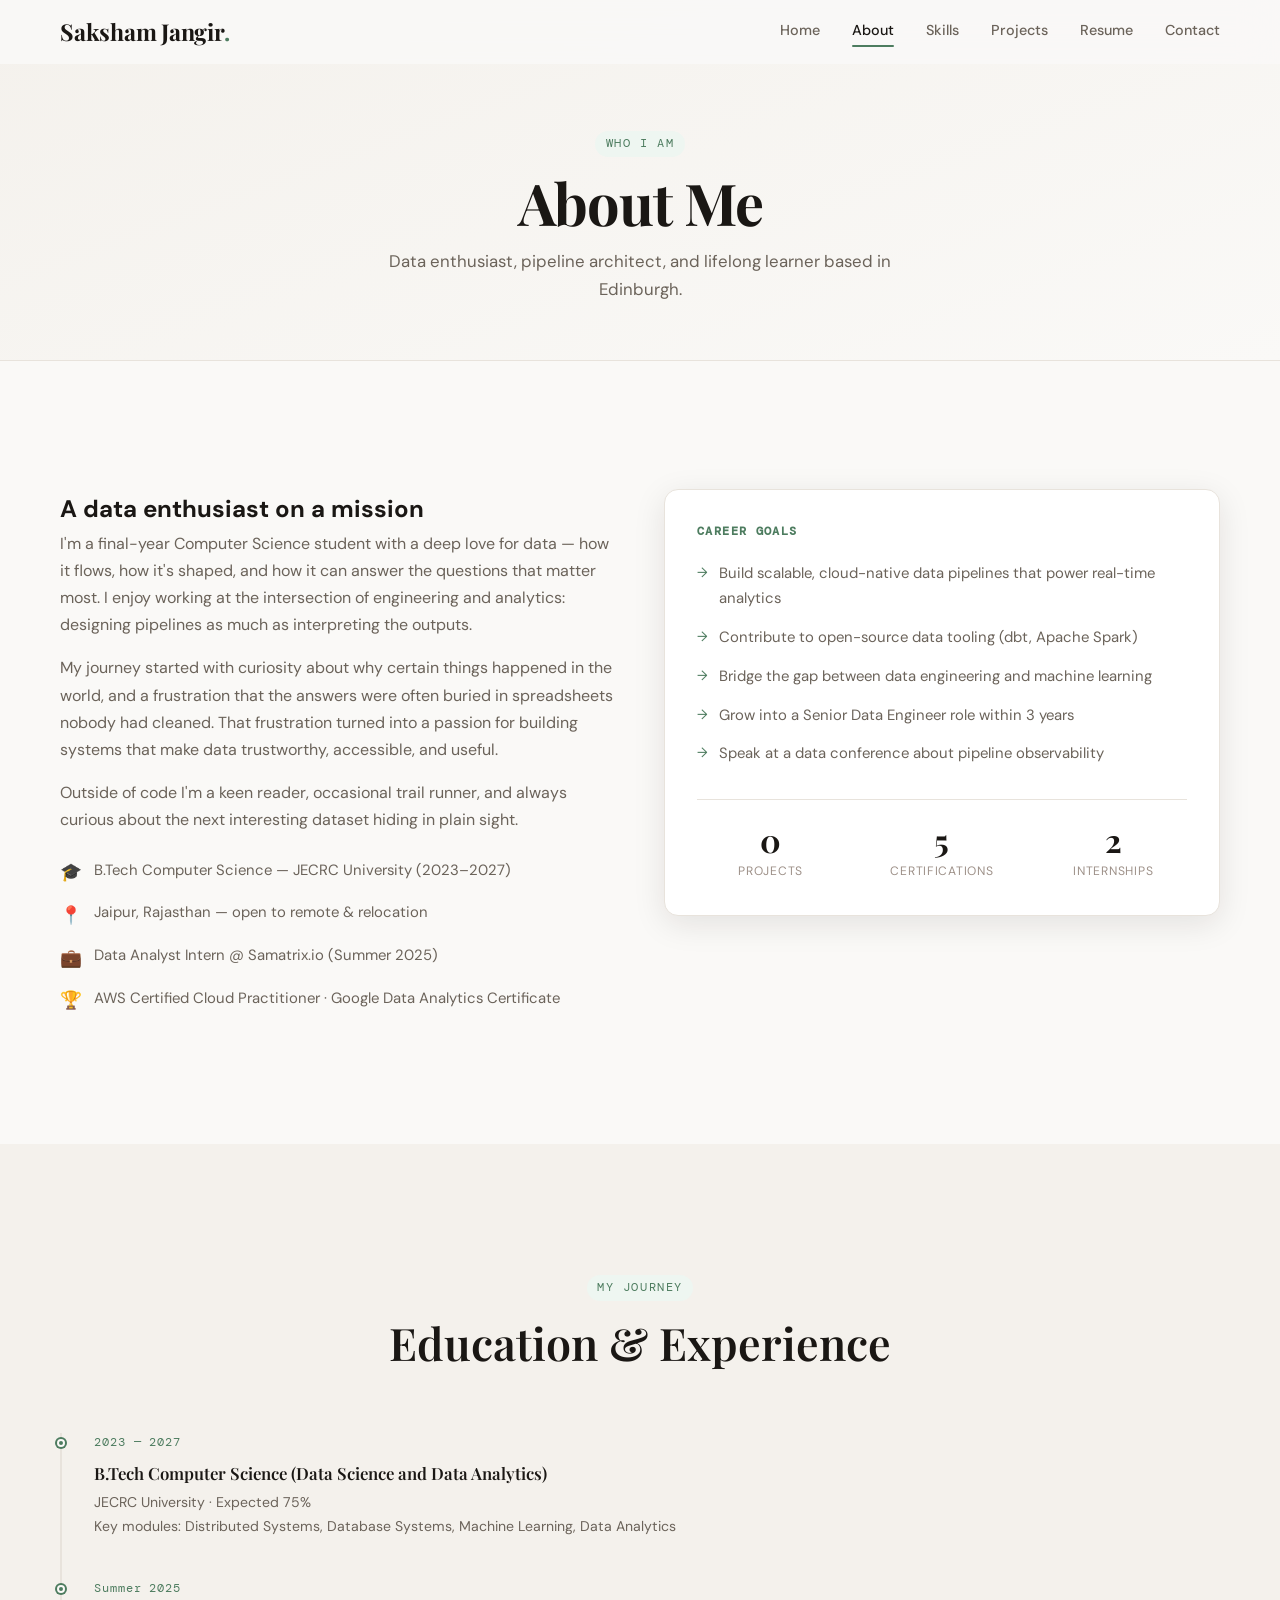
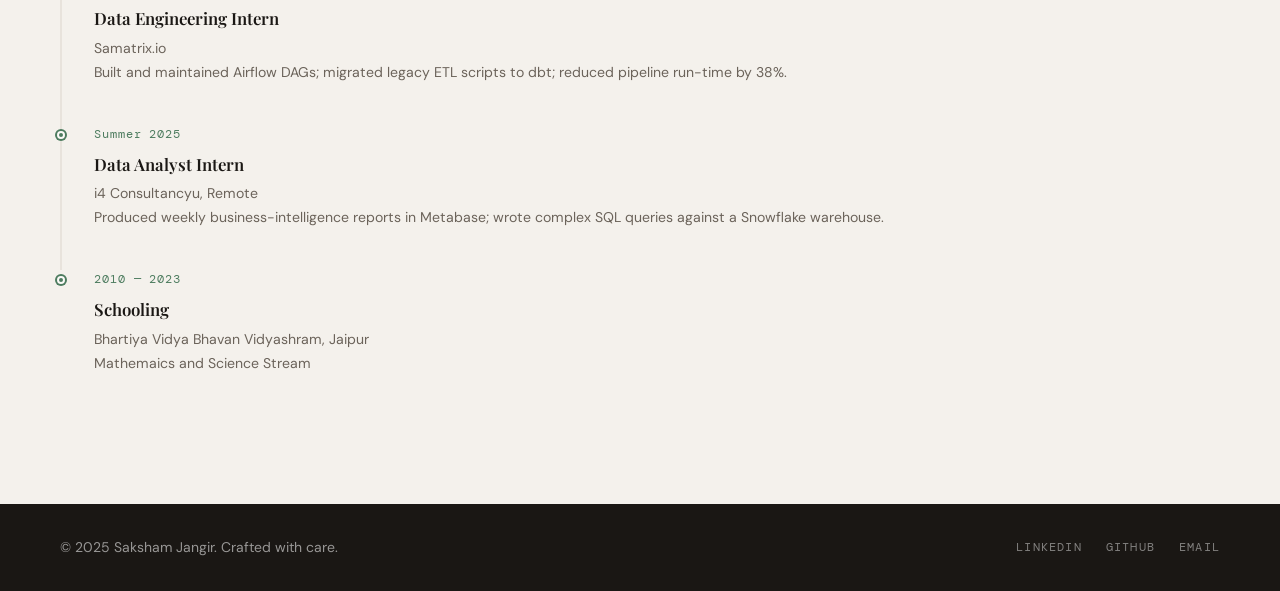
<file: about.html>
<!DOCTYPE html>
<html lang="en">
<head>
  <meta charset="UTF-8" />
  <meta name="viewport" content="width=device-width, initial-scale=1.0" />
  <meta name="description" content="About Saksham Jangir — Data Engineer & Analyst. Education, career goals, and background." />
  <meta name="keywords"    content="About, Saksham Jangir, Data Engineer, University of Edinburgh, Career Goals" />
  <meta name="author"      content="Saksham Jangir" />
  <meta property="og:title"       content="About — Saksham Jangir" />
  <meta property="og:description" content="Learn about Saksham Jangir's background, education, and career goals." />
  <meta property="og:type"        content="website" />
  <link rel="icon" type="image/svg+xml" href="assets/favicon.svg" />

  <title>About — Saksham Jangir</title>

  <link rel="preconnect" href="https://fonts.googleapis.com" />
  <link rel="preconnect" href="https://fonts.gstatic.com" crossorigin />
  <link href="https://fonts.googleapis.com/css2?family=Playfair+Display:ital,wght@0,400;0,600;0,700;1,400&family=DM+Sans:wght@300;400;500;600&family=DM+Mono:wght@400;500&display=swap" rel="stylesheet" />

  <link rel="stylesheet" href="css/styles.css" />
</head>
<body>

  <!-- ── NAVBAR ──────────────────────────────────────────── -->
  <header class="navbar" id="navbar">
    <div class="nav-container">
      <a href="index.html" class="nav-logo" aria-label="Saksham Jangir — Home">Saksham Jangir<span>.</span></a>
      <nav class="nav-links" id="navLinks" aria-label="Main navigation">
        <a href="index.html"    class="nav-link">Home</a>
        <a href="about.html"    class="nav-link">About</a>
        <a href="skills.html"   class="nav-link">Skills</a>
        <a href="projects.html" class="nav-link">Projects</a>
        <a href="resume.html"   class="nav-link">Resume</a>
        <a href="contact.html"  class="nav-link">Contact</a>
      </nav>
      <button class="hamburger" id="hamburger" aria-label="Toggle navigation menu" aria-expanded="false" aria-controls="navLinks">
        <span></span><span></span><span></span>
      </button>
    </div>
  </header>

  <main>

    <!-- ── PAGE HERO BANNER ──────────────────────────────── -->
    <section class="page-hero" aria-labelledby="page-title">
      <div class="container">
        <span class="section-tag">Who I Am</span>
        <h1 class="page-hero-title" id="page-title">About Me</h1>
        <p class="page-hero-sub">
          Data enthusiast, pipeline architect, and lifelong learner based in Edinburgh.
        </p>
      </div>
    </section>

    <!-- ── BIO + GOALS ───────────────────────────────────── -->
    <section class="section" aria-label="Bio and career goals">
      <div class="container">
        <div class="about-grid">

          <!-- Left: Bio -->
          <div class="about-text reveal">
            <h2>A data enthusiast on a mission</h2>

            <p>
              I'm a final-year Computer Science student with a deep love for data —
              how it flows, how it's shaped, and how it can answer the questions
              that matter most. I enjoy working at the intersection of engineering
              and analytics: designing pipelines as much as interpreting the outputs.
            </p>
            <p>
              My journey started with curiosity about why certain things happened in
              the world, and a frustration that the answers were often buried in
              spreadsheets nobody had cleaned. That frustration turned into a passion
              for building systems that make data trustworthy, accessible, and useful.
            </p>
            <p>
              Outside of code I'm a keen reader, occasional trail runner, and always
              curious about the next interesting dataset hiding in plain sight.
            </p>

            <!-- Quick-fact highlights -->
            <div class="about-highlights">
              <div class="highlight-item">
                <span class="highlight-icon" aria-hidden="true">🎓</span>
                <span>B.Tech Computer Science — JECRC University (2023–2027)</span>
              </div>
              <div class="highlight-item">
                <span class="highlight-icon" aria-hidden="true">📍</span>
                <span>Jaipur, Rajasthan — open to remote &amp; relocation</span>
              </div>
              <div class="highlight-item">
                <span class="highlight-icon" aria-hidden="true">💼</span>
                <span>Data Analyst Intern @ Samatrix.io (Summer 2025)</span>
              </div>
              <div class="highlight-item">
                <span class="highlight-icon" aria-hidden="true">🏆</span>
                <span>AWS Certified Cloud Practitioner · Google Data Analytics Certificate</span>
              </div>
            </div>
          </div>

          <!-- Right: Goals card -->
          <div class="about-card reveal reveal-delay">
            <h3 class="card-label">Career Goals</h3>
            <ul class="goal-list" aria-label="Career goals list">
              <li>Build scalable, cloud-native data pipelines that power real-time analytics</li>
              <li>Contribute to open-source data tooling (dbt, Apache Spark)</li>
              <li>Bridge the gap between data engineering and machine learning</li>
              <li>Grow into a Senior Data Engineer role within 3 years</li>
              <li>Speak at a data conference about pipeline observability</li>
            </ul>

            <div class="stats-row" aria-label="Key statistics">
              <div class="stat">
                <span class="stat-num">0</span>
                <span class="stat-label">Projects</span>
              </div>
              <div class="stat">
                <span class="stat-num">5</span>
                <span class="stat-label">Certifications</span>
              </div>
              <div class="stat">
                <span class="stat-num">2</span>
                <span class="stat-label">Internships</span>
              </div>
            </div>
          </div>

        </div>
      </div>
    </section>

    <!-- ── EDUCATION TIMELINE ────────────────────────────── -->
    <section class="section section-tinted" aria-labelledby="education-heading">
      <div class="container">
        <div class="section-header reveal">
          <span class="section-tag">My Journey</span>
          <h2 class="section-title" id="education-heading">Education &amp; Experience</h2>
        </div>

        <div class="timeline" role="list">

          <div class="timeline-item reveal" role="listitem">
            <p class="timeline-date">2023 — 2027</p>
            <h3 class="timeline-title">B.Tech Computer Science (Data Science and Data Analytics)</h3>
            <p class="timeline-sub">JECRC University · Expected 75%</p>
            <p class="timeline-sub">Key modules: Distributed Systems, Database Systems, Machine Learning, Data Analytics</p>
          </div>

          <div class="timeline-item reveal" role="listitem">
            <p class="timeline-date">Summer 2025</p>
            <h3 class="timeline-title">Data Engineering Intern</h3>
            <p class="timeline-sub">Samatrix.io</p>
            <p class="timeline-sub">Built and maintained Airflow DAGs; migrated legacy ETL scripts to dbt; reduced pipeline run-time by 38%.</p>
          </div>

          <div class="timeline-item reveal" role="listitem">
            <p class="timeline-date">Summer 2025</p>
            <h3 class="timeline-title">Data Analyst Intern</h3>
            <p class="timeline-sub">i4 Consultancyu, Remote</p>
            <p class="timeline-sub">Produced weekly business-intelligence reports in Metabase; wrote complex SQL queries against a Snowflake warehouse.</p>
          </div>

          <div class="timeline-item reveal" role="listitem">
            <p class="timeline-date">2010 — 2023</p>
            <h3 class="timeline-title">Schooling</h3>
            <p class="timeline-sub">Bhartiya Vidya Bhavan Vidyashram, Jaipur</p>
            <p class="timeline-sub">Mathemaics and Science Stream</p>
          </div>

        </div>
      </div>
    </section>

  </main>

  <!-- ── FOOTER ──────────────────────────────────────────── -->
  <footer class="footer" aria-label="Site footer">
    <div class="footer-inner">
      <p class="footer-copy">© 2025 Saksham Jangir. Crafted with care.</p>
      <div class="footer-socials">
        <a href="https://linkedin.com/in/yourprofile" target="_blank" rel="noopener noreferrer" aria-label="LinkedIn">LinkedIn</a>
        <a href="https://github.com/yourprofile"       target="_blank" rel="noopener noreferrer" aria-label="GitHub">GitHub</a>
        <a href="mailto:alex@example.com"              aria-label="Email">Email</a>
      </div>
    </div>
  </footer>

  <script src="js/script.js"></script>
</body>
</html>
</file>
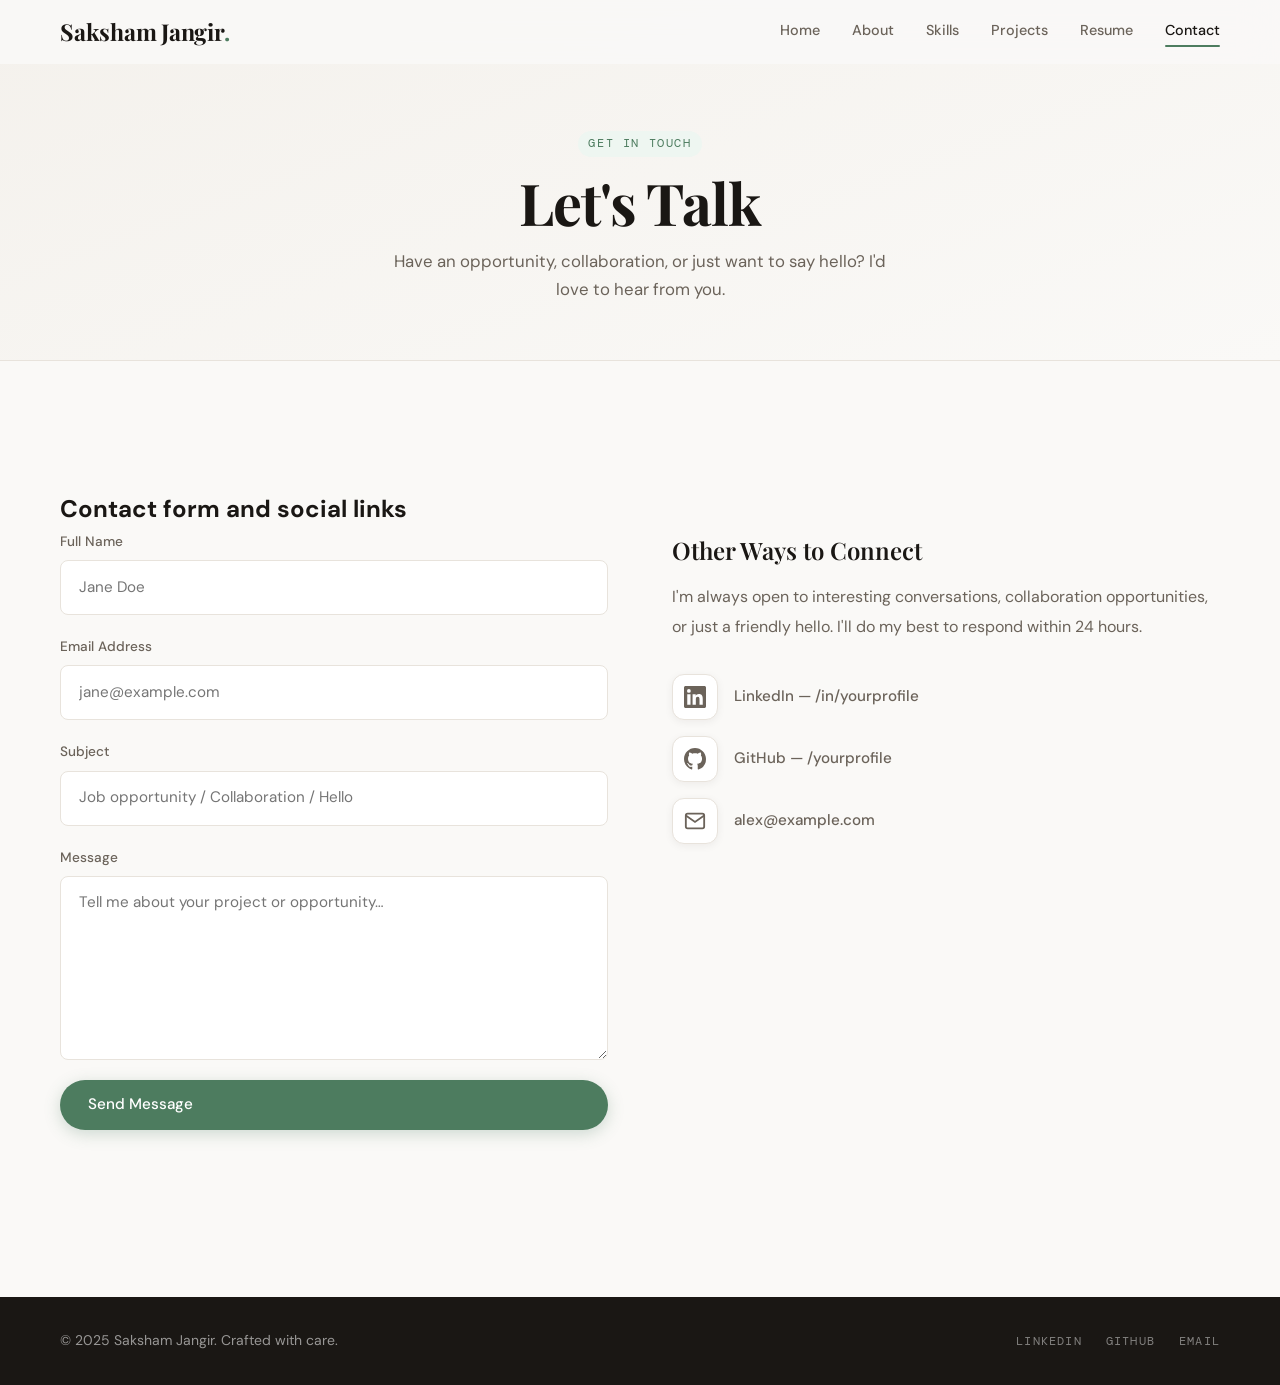
<file: contact.html>
<!DOCTYPE html>
<html lang="en">
<head>
  <meta charset="UTF-8" />
  <meta name="viewport" content="width=device-width, initial-scale=1.0" />
  <meta name="description" content="Contact Saksham Jangir — Data Engineer & Analyst. Send a message or connect on LinkedIn and GitHub." />
  <meta name="keywords"    content="Contact, Saksham Jangir, Data Engineer, LinkedIn, GitHub" />
  <meta name="author"      content="Saksham Jangir" />
  <meta property="og:title"       content="Contact — Saksham Jangir" />
  <meta property="og:description" content="Get in touch with Saksham Jangir." />
  <meta property="og:type"        content="website" />
  <link rel="icon" type="image/svg+xml" href="assets/favicon.svg" />

  <title>Contact — Saksham Jangir</title>

  <link rel="preconnect" href="https://fonts.googleapis.com" />
  <link rel="preconnect" href="https://fonts.gstatic.com" crossorigin />
  <link href="https://fonts.googleapis.com/css2?family=Playfair+Display:ital,wght@0,400;0,600;0,700;1,400&family=DM+Sans:wght@300;400;500;600&family=DM+Mono:wght@400;500&display=swap" rel="stylesheet" />
  <link rel="stylesheet" href="css/styles.css" />
</head>
<body>

  <!-- ── NAVBAR ──────────────────────────────────────────── -->
  <header class="navbar" id="navbar">
    <div class="nav-container">
      <a href="index.html" class="nav-logo" aria-label="Saksham Jangir — Home">Saksham Jangir<span>.</span></a>
      <nav class="nav-links" id="navLinks" aria-label="Main navigation">
        <a href="index.html"    class="nav-link">Home</a>
        <a href="about.html"    class="nav-link">About</a>
        <a href="skills.html"   class="nav-link">Skills</a>
        <a href="projects.html" class="nav-link">Projects</a>
        <a href="resume.html"   class="nav-link">Resume</a>
        <a href="contact.html"  class="nav-link">Contact</a>
      </nav>
      <button class="hamburger" id="hamburger" aria-label="Toggle navigation menu" aria-expanded="false" aria-controls="navLinks">
        <span></span><span></span><span></span>
      </button>
    </div>
  </header>

  <main>

    <!-- ── PAGE HERO BANNER ──────────────────────────────── -->
    <section class="page-hero" aria-labelledby="page-title">
      <div class="container">
        <span class="section-tag">Get In Touch</span>
        <h1 class="page-hero-title" id="page-title">Let's Talk</h1>
        <p class="page-hero-sub">
          Have an opportunity, collaboration, or just want to say hello? I'd love to hear from you.
        </p>
      </div>
    </section>

    <!-- ── CONTACT GRID ──────────────────────────────────── -->
    <section class="section" aria-labelledby="contact-heading">
      <div class="container">
        <h2 class="sr-only" id="contact-heading">Contact form and social links</h2>

        <div class="contact-grid">

          <!-- Left: Contact Form -->
          <form
            class="contact-form reveal"
            id="contactForm"
            novalidate
            aria-label="Send a message to Saksham Jangir"
          >
            <div class="form-group">
              <label for="name">Full Name</label>
              <input
                type="text"
                id="name"
                name="name"
                placeholder="Jane Doe"
                required
                autocomplete="name"
                aria-required="true"
              />
            </div>

            <div class="form-group">
              <label for="email">Email Address</label>
              <input
                type="email"
                id="email"
                name="email"
                placeholder="jane@example.com"
                required
                autocomplete="email"
                aria-required="true"
              />
            </div>

            <div class="form-group">
              <label for="subject">Subject</label>
              <input
                type="text"
                id="subject"
                name="subject"
                placeholder="Job opportunity / Collaboration / Hello"
                autocomplete="off"
              />
            </div>

            <div class="form-group">
              <label for="message">Message</label>
              <textarea
                id="message"
                name="message"
                rows="6"
                placeholder="Tell me about your project or opportunity…"
                required
                aria-required="true"
              ></textarea>
            </div>

            <button type="submit" class="btn btn-primary">Send Message</button>

            <!-- Live status message (success / error) -->
            <p class="form-status" id="formStatus" aria-live="polite" role="status"></p>
          </form>

          <!-- Right: Social / Contact Info -->
          <div class="contact-info reveal reveal-delay">
            <h3>Other Ways to Connect</h3>
            <p>
              I'm always open to interesting conversations, collaboration
              opportunities, or just a friendly hello. I'll do my best to
              respond within 24 hours.
            </p>

            <nav class="social-links" aria-label="Social media links">

              <a href="https://linkedin.com/in/yourprofile" class="social-link" target="_blank" rel="noopener noreferrer" aria-label="Connect on LinkedIn">
                <div class="social-icon" aria-hidden="true">
                  <svg viewBox="0 0 24 24" fill="currentColor" width="22" height="22">
                    <path d="M20.447 20.452h-3.554v-5.569c0-1.328-.027-3.037-1.852-3.037-1.853 0-2.136 1.445-2.136 2.939v5.667H9.351V9h3.414v1.561h.046c.477-.9 1.637-1.85 3.37-1.85 3.601 0 4.267 2.37 4.267 5.455v6.286zM5.337 7.433a2.062 2.062 0 0 1-2.063-2.065 2.064 2.064 0 1 1 2.063 2.065zm1.782 13.019H3.555V9h3.564v11.452zM22.225 0H1.771C.792 0 0 .774 0 1.729v20.542C0 23.227.792 24 1.771 24h20.451C23.2 24 24 23.227 24 22.271V1.729C24 .774 23.2 0 22.222 0h.003z"/>
                  </svg>
                </div>
                <span>LinkedIn — /in/yourprofile</span>
              </a>

              <a href="https://github.com/yourprofile" class="social-link" target="_blank" rel="noopener noreferrer" aria-label="View GitHub profile">
                <div class="social-icon" aria-hidden="true">
                  <svg viewBox="0 0 24 24" fill="currentColor" width="22" height="22">
                    <path d="M12 0C5.37 0 0 5.37 0 12c0 5.31 3.435 9.795 8.205 11.385.6.105.825-.255.825-.57 0-.285-.015-1.23-.015-2.235-3.015.555-3.795-.735-4.035-1.41-.135-.345-.72-1.41-1.23-1.695-.42-.225-1.02-.78-.015-.795.945-.015 1.62.87 1.845 1.23 1.08 1.815 2.805 1.305 3.495.99.105-.78.42-1.305.765-1.605-2.67-.3-5.46-1.335-5.46-5.925 0-1.305.465-2.385 1.23-3.225-.12-.3-.54-1.53.12-3.18 0 0 1.005-.315 3.3 1.23.96-.27 1.98-.405 3-.405s2.04.135 3 .405c2.295-1.56 3.3-1.23 3.3-1.23.66 1.65.24 2.88.12 3.18.765.84 1.23 1.905 1.23 3.225 0 4.605-2.805 5.625-5.475 5.925.435.375.81 1.095.81 2.22 0 1.605-.015 2.895-.015 3.3 0 .315.225.69.825.57A12.02 12.02 0 0 0 24 12c0-6.63-5.37-12-12-12z"/>
                  </svg>
                </div>
                <span>GitHub — /yourprofile</span>
              </a>

              <a href="mailto:alex@example.com" class="social-link" aria-label="Send an email to alex@example.com">
                <div class="social-icon" aria-hidden="true">
                  <svg viewBox="0 0 24 24" fill="none" stroke="currentColor" stroke-width="2" width="22" height="22">
                    <path d="M4 4h16c1.1 0 2 .9 2 2v12c0 1.1-.9 2-2 2H4c-1.1 0-2-.9-2-2V6c0-1.1.9-2 2-2z"/>
                    <polyline points="22,6 12,13 2,6"/>
                  </svg>
                </div>
                <span>alex@example.com</span>
              </a>

            </nav>
          </div>

        </div><!-- /contact-grid -->
      </div>
    </section>

  </main>

  <!-- ── FOOTER ──────────────────────────────────────────── -->
  <footer class="footer" aria-label="Site footer">
    <div class="footer-inner">
      <p class="footer-copy">© 2025 Saksham Jangir. Crafted with care.</p>
      <div class="footer-socials">
        <a href="https://linkedin.com/in/yourprofile" target="_blank" rel="noopener noreferrer" aria-label="LinkedIn">LinkedIn</a>
        <a href="https://github.com/yourprofile"       target="_blank" rel="noopener noreferrer" aria-label="GitHub">GitHub</a>
        <a href="mailto:alex@example.com"              aria-label="Email">Email</a>
      </div>
    </div>
  </footer>

  <script src="js/script.js"></script>
</body>
</html>
</file>
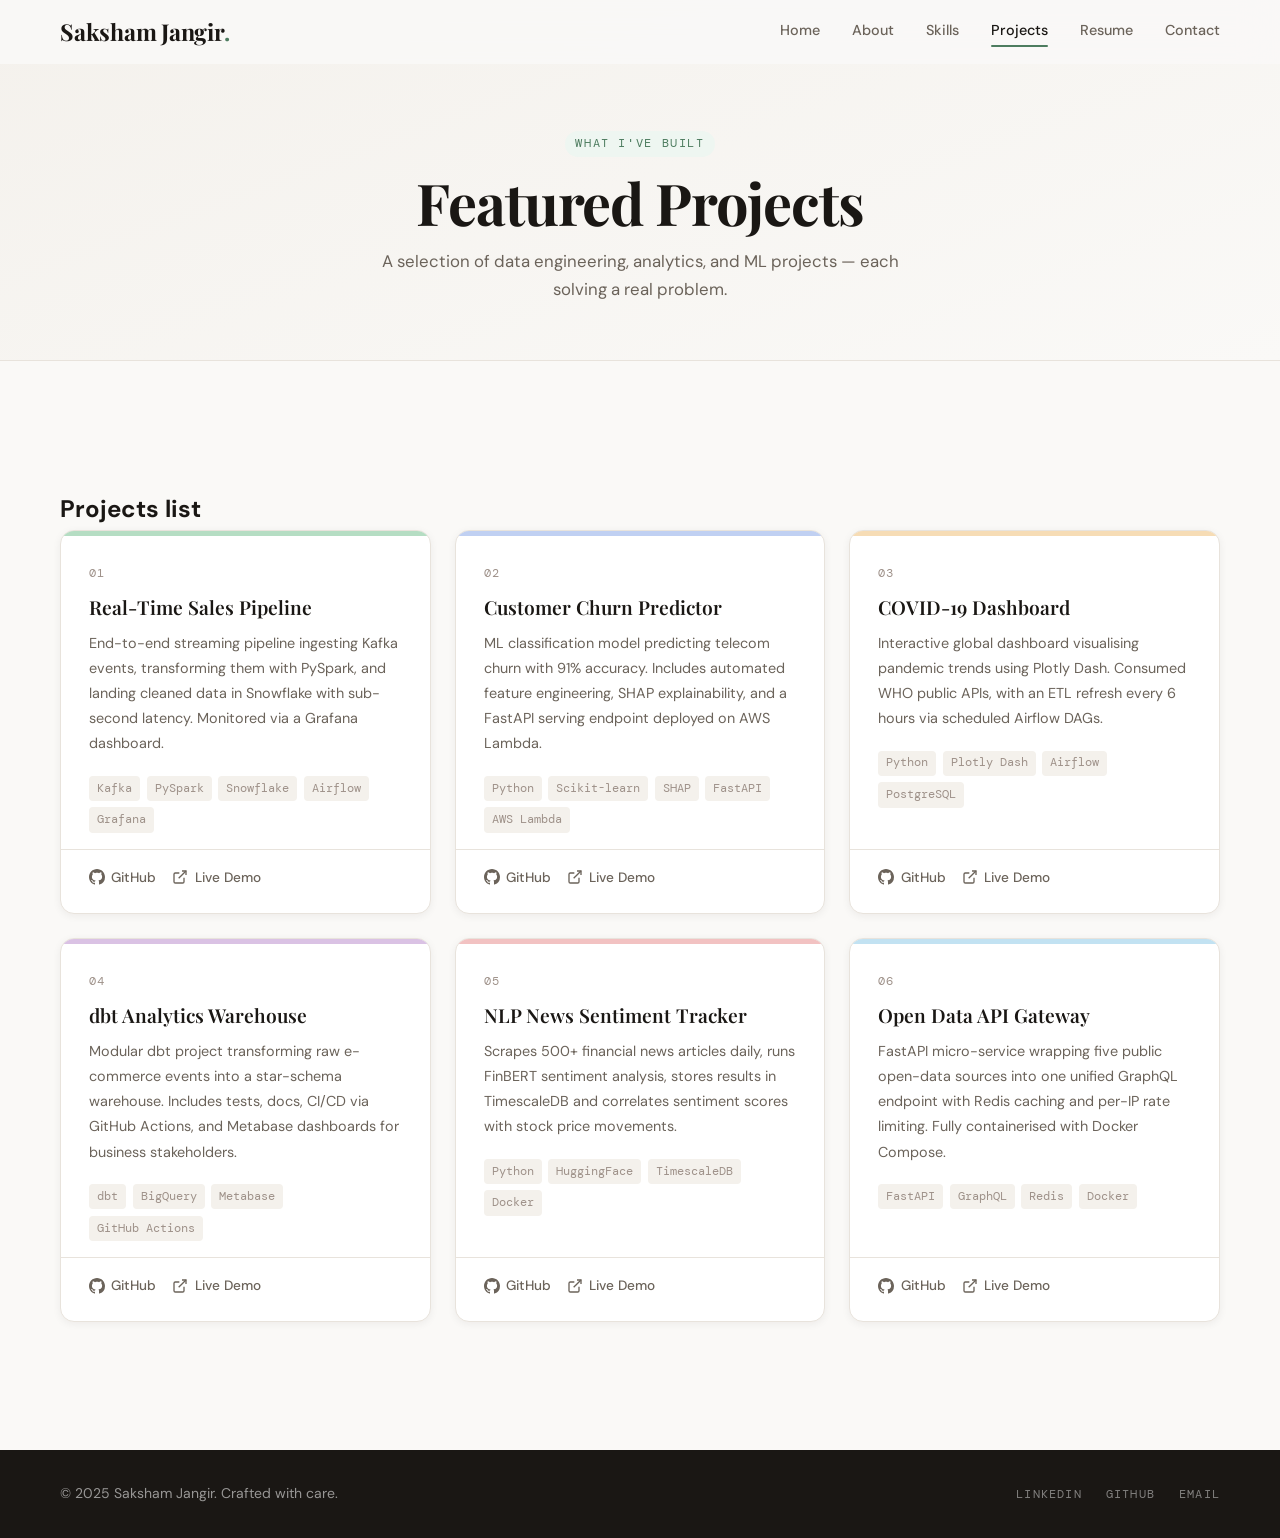
<file: projects.html>
<!DOCTYPE html>
<html lang="en">
<head>
  <meta charset="UTF-8" />
  <meta name="viewport" content="width=device-width, initial-scale=1.0" />
  <meta name="description" content="Projects — Saksham Jangir. Data pipelines, ML models, dashboards, and APIs." />
  <meta name="keywords"    content="Projects, Data Pipeline, Machine Learning, Kafka, Spark, dbt, Portfolio" />
  <meta name="author"      content="Saksham Jangir" />
  <meta property="og:title"       content="Projects — Saksham Jangir" />
  <meta property="og:description" content="Portfolio of data engineering and analytics projects." />
  <meta property="og:type"        content="website" />
  <link rel="icon" type="image/svg+xml" href="assets/favicon.svg" />

  <title>Projects — Saksham Jangir</title>

  <link rel="preconnect" href="https://fonts.googleapis.com" />
  <link rel="preconnect" href="https://fonts.gstatic.com" crossorigin />
  <link href="https://fonts.googleapis.com/css2?family=Playfair+Display:ital,wght@0,400;0,600;0,700;1,400&family=DM+Sans:wght@300;400;500;600&family=DM+Mono:wght@400;500&display=swap" rel="stylesheet" />
  <link rel="stylesheet" href="css/styles.css" />
</head>
<body>

  <!-- ── NAVBAR ──────────────────────────────────────────── -->
  <header class="navbar" id="navbar">
    <div class="nav-container">
      <a href="index.html" class="nav-logo" aria-label="Saksham Jangir — Home">Saksham Jangir<span>.</span></a>
      <nav class="nav-links" id="navLinks" aria-label="Main navigation">
        <a href="index.html"    class="nav-link">Home</a>
        <a href="about.html"    class="nav-link">About</a>
        <a href="skills.html"   class="nav-link">Skills</a>
        <a href="projects.html" class="nav-link">Projects</a>
        <a href="resume.html"   class="nav-link">Resume</a>
        <a href="contact.html"  class="nav-link">Contact</a>
      </nav>
      <button class="hamburger" id="hamburger" aria-label="Toggle navigation menu" aria-expanded="false" aria-controls="navLinks">
        <span></span><span></span><span></span>
      </button>
    </div>
  </header>

  <main>

    <!-- ── PAGE HERO BANNER ──────────────────────────────── -->
    <section class="page-hero" aria-labelledby="page-title">
      <div class="container">
        <span class="section-tag">What I've Built</span>
        <h1 class="page-hero-title" id="page-title">Featured Projects</h1>
        <p class="page-hero-sub">
          A selection of data engineering, analytics, and ML projects — each solving a real problem.
        </p>
      </div>
    </section>

    <!-- ── PROJECTS GRID ─────────────────────────────────── -->
    <section class="section" aria-labelledby="projects-heading">
      <div class="container">
        <h2 class="sr-only" id="projects-heading">Projects list</h2>

        <!--
          SVG ICONS (reused across all cards — defined once as symbols)
          Hidden visually but referenced by <use> elements below.
        -->
        <svg width="0" height="0" style="position:absolute" aria-hidden="true">
          <symbol id="icon-github" viewBox="0 0 24 24" fill="currentColor">
            <path d="M12 0C5.37 0 0 5.37 0 12c0 5.31 3.435 9.795 8.205 11.385.6.105.825-.255.825-.57 0-.285-.015-1.23-.015-2.235-3.015.555-3.795-.735-4.035-1.41-.135-.345-.72-1.41-1.23-1.695-.42-.225-1.02-.78-.015-.795.945-.015 1.62.87 1.845 1.23 1.08 1.815 2.805 1.305 3.495.99.105-.78.42-1.305.765-1.605-2.67-.3-5.46-1.335-5.46-5.925 0-1.305.465-2.385 1.23-3.225-.12-.3-.54-1.53.12-3.18 0 0 1.005-.315 3.3 1.23.96-.27 1.98-.405 3-.405s2.04.135 3 .405c2.295-1.56 3.3-1.23 3.3-1.23.66 1.65.24 2.88.12 3.18.765.84 1.23 1.905 1.23 3.225 0 4.605-2.805 5.625-5.475 5.925.435.375.81 1.095.81 2.22 0 1.605-.015 2.895-.015 3.3 0 .315.225.69.825.57A12.02 12.02 0 0 0 24 12c0-6.63-5.37-12-12-12z"/>
          </symbol>
          <symbol id="icon-external" viewBox="0 0 24 24" fill="none" stroke="currentColor" stroke-width="2">
            <path d="M18 13v6a2 2 0 0 1-2 2H5a2 2 0 0 1-2-2V8a2 2 0 0 1 2-2h6"/>
            <polyline points="15 3 21 3 21 9"/>
            <line x1="10" y1="14" x2="21" y2="3"/>
          </symbol>
        </svg>

        <div class="projects-grid">

          <!-- Project 1 -->
          <article class="project-card reveal" style="--card-accent:#a8d8b9">
            <div class="project-accent" aria-hidden="true"></div>
            <div class="project-body">
              <span class="project-number" aria-hidden="true">01</span>
              <h3 class="project-title">Real-Time Sales Pipeline</h3>
              <p class="project-desc">
                End-to-end streaming pipeline ingesting Kafka events, transforming
                them with PySpark, and landing cleaned data in Snowflake with
                sub-second latency. Monitored via a Grafana dashboard.
              </p>
              <div class="project-stack" aria-label="Technologies used">
                <span>Kafka</span><span>PySpark</span><span>Snowflake</span><span>Airflow</span><span>Grafana</span>
              </div>
            </div>
            <div class="project-footer">
              <a href="https://github.com/yourprofile/sales-pipeline" class="project-link" target="_blank" rel="noopener noreferrer" aria-label="GitHub repository for Real-Time Sales Pipeline">
                <svg width="16" height="16" aria-hidden="true"><use href="#icon-github"/></svg>GitHub
              </a>
              <a href="#" class="project-link" target="_blank" rel="noopener noreferrer" aria-label="Live demo for Real-Time Sales Pipeline">
                <svg width="16" height="16" aria-hidden="true"><use href="#icon-external"/></svg>Live Demo
              </a>
            </div>
          </article>

          <!-- Project 2 -->
          <article class="project-card reveal" style="--card-accent:#b5c8f0">
            <div class="project-accent" aria-hidden="true"></div>
            <div class="project-body">
              <span class="project-number" aria-hidden="true">02</span>
              <h3 class="project-title">Customer Churn Predictor</h3>
              <p class="project-desc">
                ML classification model predicting telecom churn with 91% accuracy.
                Includes automated feature engineering, SHAP explainability, and a
                FastAPI serving endpoint deployed on AWS Lambda.
              </p>
              <div class="project-stack" aria-label="Technologies used">
                <span>Python</span><span>Scikit-learn</span><span>SHAP</span><span>FastAPI</span><span>AWS Lambda</span>
              </div>
            </div>
            <div class="project-footer">
              <a href="https://github.com/yourprofile/churn-predictor" class="project-link" target="_blank" rel="noopener noreferrer" aria-label="GitHub repository for Customer Churn Predictor">
                <svg width="16" height="16" aria-hidden="true"><use href="#icon-github"/></svg>GitHub
              </a>
              <a href="#" class="project-link" target="_blank" rel="noopener noreferrer" aria-label="Live demo for Customer Churn Predictor">
                <svg width="16" height="16" aria-hidden="true"><use href="#icon-external"/></svg>Live Demo
              </a>
            </div>
          </article>

          <!-- Project 3 -->
          <article class="project-card reveal" style="--card-accent:#f5d6a8">
            <div class="project-accent" aria-hidden="true"></div>
            <div class="project-body">
              <span class="project-number" aria-hidden="true">03</span>
              <h3 class="project-title">COVID-19 Dashboard</h3>
              <p class="project-desc">
                Interactive global dashboard visualising pandemic trends using
                Plotly Dash. Consumed WHO public APIs, with an ETL refresh every
                6 hours via scheduled Airflow DAGs.
              </p>
              <div class="project-stack" aria-label="Technologies used">
                <span>Python</span><span>Plotly Dash</span><span>Airflow</span><span>PostgreSQL</span>
              </div>
            </div>
            <div class="project-footer">
              <a href="https://github.com/yourprofile/covid-dashboard" class="project-link" target="_blank" rel="noopener noreferrer" aria-label="GitHub repository for COVID-19 Dashboard">
                <svg width="16" height="16" aria-hidden="true"><use href="#icon-github"/></svg>GitHub
              </a>
              <a href="#" class="project-link" target="_blank" rel="noopener noreferrer" aria-label="Live demo for COVID-19 Dashboard">
                <svg width="16" height="16" aria-hidden="true"><use href="#icon-external"/></svg>Live Demo
              </a>
            </div>
          </article>

          <!-- Project 4 -->
          <article class="project-card reveal" style="--card-accent:#d4b8e0">
            <div class="project-accent" aria-hidden="true"></div>
            <div class="project-body">
              <span class="project-number" aria-hidden="true">04</span>
              <h3 class="project-title">dbt Analytics Warehouse</h3>
              <p class="project-desc">
                Modular dbt project transforming raw e-commerce events into a
                star-schema warehouse. Includes tests, docs, CI/CD via GitHub
                Actions, and Metabase dashboards for business stakeholders.
              </p>
              <div class="project-stack" aria-label="Technologies used">
                <span>dbt</span><span>BigQuery</span><span>Metabase</span><span>GitHub Actions</span>
              </div>
            </div>
            <div class="project-footer">
              <a href="https://github.com/yourprofile/dbt-warehouse" class="project-link" target="_blank" rel="noopener noreferrer" aria-label="GitHub repository for dbt Analytics Warehouse">
                <svg width="16" height="16" aria-hidden="true"><use href="#icon-github"/></svg>GitHub
              </a>
              <a href="#" class="project-link" target="_blank" rel="noopener noreferrer" aria-label="Live demo for dbt Analytics Warehouse">
                <svg width="16" height="16" aria-hidden="true"><use href="#icon-external"/></svg>Live Demo
              </a>
            </div>
          </article>

          <!-- Project 5 -->
          <article class="project-card reveal" style="--card-accent:#f0b8b8">
            <div class="project-accent" aria-hidden="true"></div>
            <div class="project-body">
              <span class="project-number" aria-hidden="true">05</span>
              <h3 class="project-title">NLP News Sentiment Tracker</h3>
              <p class="project-desc">
                Scrapes 500+ financial news articles daily, runs FinBERT sentiment
                analysis, stores results in TimescaleDB and correlates sentiment
                scores with stock price movements.
              </p>
              <div class="project-stack" aria-label="Technologies used">
                <span>Python</span><span>HuggingFace</span><span>TimescaleDB</span><span>Docker</span>
              </div>
            </div>
            <div class="project-footer">
              <a href="https://github.com/yourprofile/sentiment-tracker" class="project-link" target="_blank" rel="noopener noreferrer" aria-label="GitHub repository for NLP News Sentiment Tracker">
                <svg width="16" height="16" aria-hidden="true"><use href="#icon-github"/></svg>GitHub
              </a>
              <a href="#" class="project-link" target="_blank" rel="noopener noreferrer" aria-label="Live demo for NLP News Sentiment Tracker">
                <svg width="16" height="16" aria-hidden="true"><use href="#icon-external"/></svg>Live Demo
              </a>
            </div>
          </article>

          <!-- Project 6 -->
          <article class="project-card reveal" style="--card-accent:#b8ddf0">
            <div class="project-accent" aria-hidden="true"></div>
            <div class="project-body">
              <span class="project-number" aria-hidden="true">06</span>
              <h3 class="project-title">Open Data API Gateway</h3>
              <p class="project-desc">
                FastAPI micro-service wrapping five public open-data sources into
                one unified GraphQL endpoint with Redis caching and per-IP rate
                limiting. Fully containerised with Docker Compose.
              </p>
              <div class="project-stack" aria-label="Technologies used">
                <span>FastAPI</span><span>GraphQL</span><span>Redis</span><span>Docker</span>
              </div>
            </div>
            <div class="project-footer">
              <a href="https://github.com/yourprofile/open-data-gateway" class="project-link" target="_blank" rel="noopener noreferrer" aria-label="GitHub repository for Open Data API Gateway">
                <svg width="16" height="16" aria-hidden="true"><use href="#icon-github"/></svg>GitHub
              </a>
              <a href="#" class="project-link" target="_blank" rel="noopener noreferrer" aria-label="Live demo for Open Data API Gateway">
                <svg width="16" height="16" aria-hidden="true"><use href="#icon-external"/></svg>Live Demo
              </a>
            </div>
          </article>

        </div><!-- /projects-grid -->
      </div>
    </section>

  </main>

  <!-- ── FOOTER ──────────────────────────────────────────── -->
  <footer class="footer" aria-label="Site footer">
    <div class="footer-inner">
      <p class="footer-copy">© 2025 Saksham Jangir. Crafted with care.</p>
      <div class="footer-socials">
        <a href="https://linkedin.com/in/yourprofile" target="_blank" rel="noopener noreferrer" aria-label="LinkedIn">LinkedIn</a>
        <a href="https://github.com/yourprofile"       target="_blank" rel="noopener noreferrer" aria-label="GitHub">GitHub</a>
        <a href="mailto:alex@example.com"              aria-label="Email">Email</a>
      </div>
    </div>
  </footer>

  <script src="js/script.js"></script>
</body>
</html>
</file>
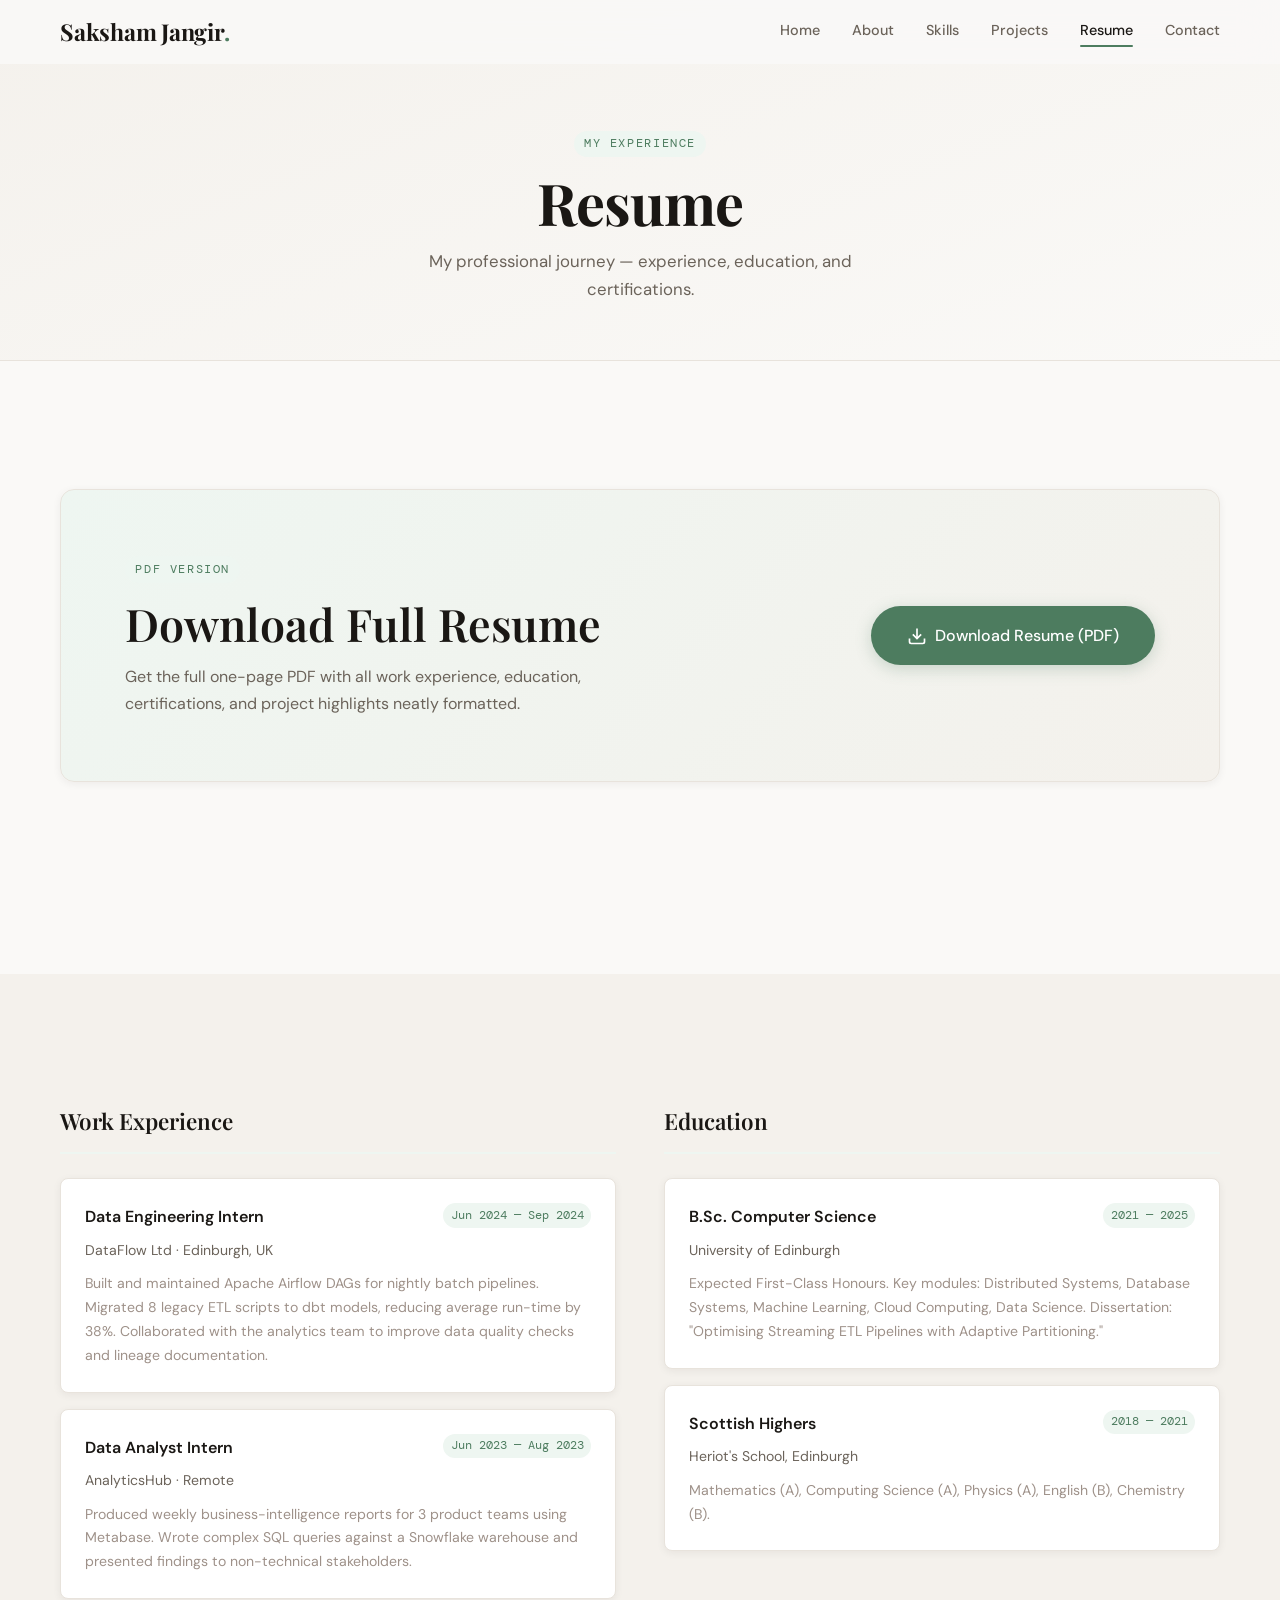
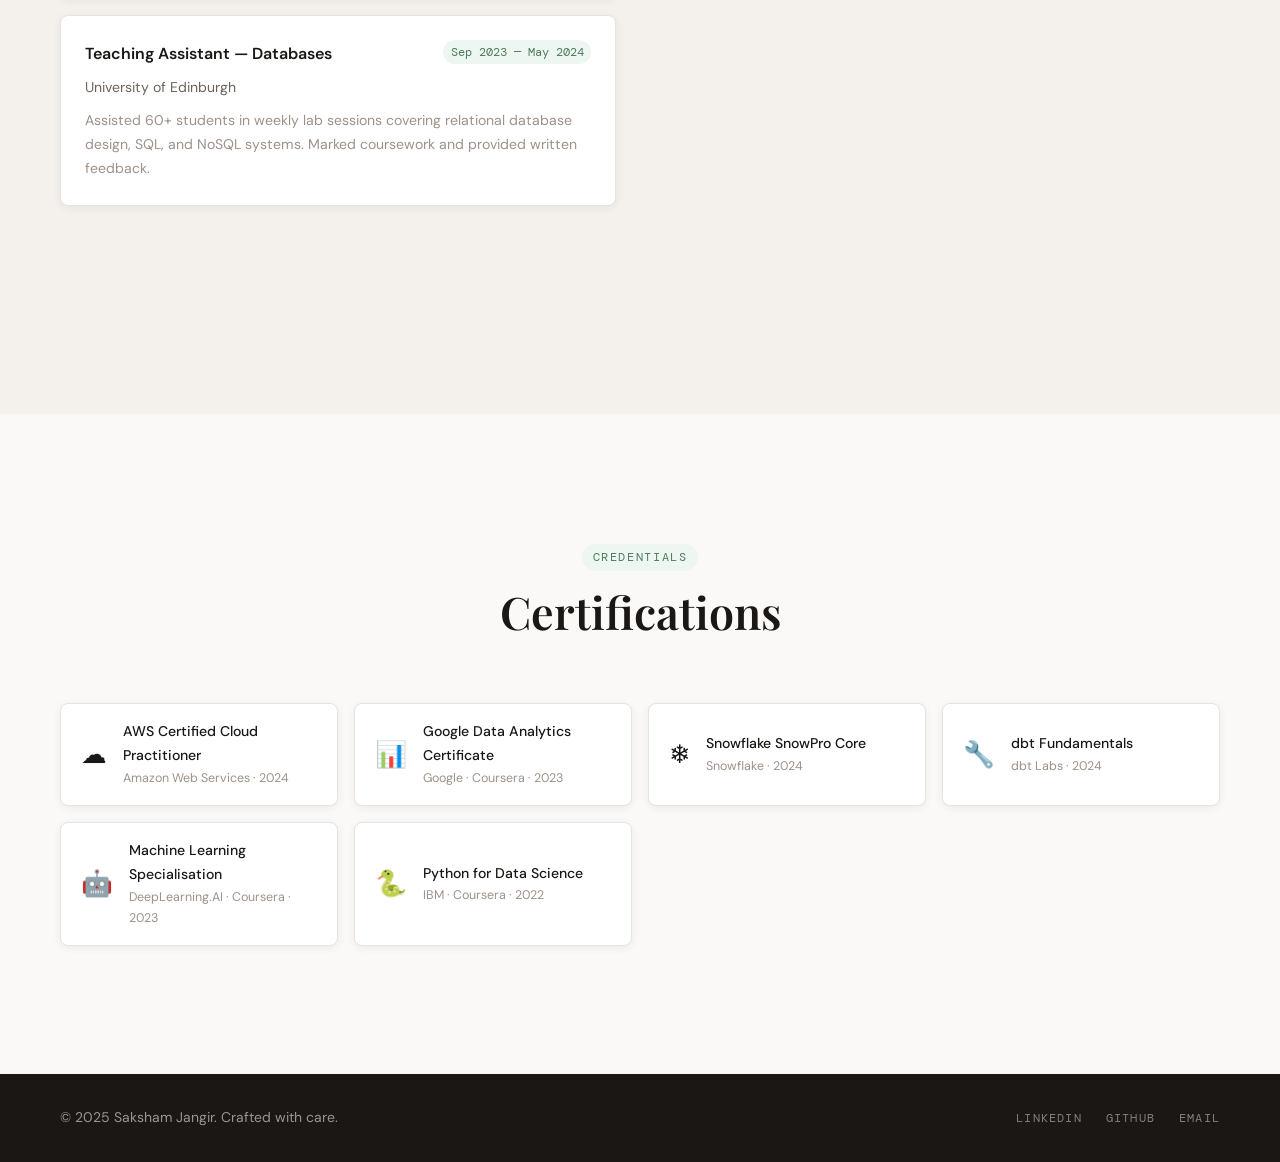
<file: resume.html>
<!DOCTYPE html>
<html lang="en">
<head>
  <meta charset="UTF-8" />
  <meta name="viewport" content="width=device-width, initial-scale=1.0" />
  <meta name="description" content="Resume — Saksham Jangir. Work experience, education, and certifications." />
  <meta name="keywords"    content="Resume, CV, Data Engineer, Work Experience, Certifications" />
  <meta name="author"      content="Saksham Jangir" />
  <meta property="og:title"       content="Resume — Saksham Jangir" />
  <meta property="og:description" content="Saksham Jangir's resume: experience, education, and certifications." />
  <meta property="og:type"        content="website" />
  <link rel="icon" type="image/svg+xml" href="assets/favicon.svg" />

  <title>Resume — Saksham Jangir</title>

  <link rel="preconnect" href="https://fonts.googleapis.com" />
  <link rel="preconnect" href="https://fonts.gstatic.com" crossorigin />
  <link href="https://fonts.googleapis.com/css2?family=Playfair+Display:ital,wght@0,400;0,600;0,700;1,400&family=DM+Sans:wght@300;400;500;600&family=DM+Mono:wght@400;500&display=swap" rel="stylesheet" />
  <link rel="stylesheet" href="css/styles.css" />
</head>
<body>

  <!-- ── NAVBAR ──────────────────────────────────────────── -->
  <header class="navbar" id="navbar">
    <div class="nav-container">
      <a href="index.html" class="nav-logo" aria-label="Saksham Jangir — Home">Saksham Jangir<span>.</span></a>
      <nav class="nav-links" id="navLinks" aria-label="Main navigation">
        <a href="index.html"    class="nav-link">Home</a>
        <a href="about.html"    class="nav-link">About</a>
        <a href="skills.html"   class="nav-link">Skills</a>
        <a href="projects.html" class="nav-link">Projects</a>
        <a href="resume.html"   class="nav-link">Resume</a>
        <a href="contact.html"  class="nav-link">Contact</a>
      </nav>
      <button class="hamburger" id="hamburger" aria-label="Toggle navigation menu" aria-expanded="false" aria-controls="navLinks">
        <span></span><span></span><span></span>
      </button>
    </div>
  </header>

  <main>

    <!-- ── PAGE HERO BANNER ──────────────────────────────── -->
    <section class="page-hero" aria-labelledby="page-title">
      <div class="container">
        <span class="section-tag">My Experience</span>
        <h1 class="page-hero-title" id="page-title">Resume</h1>
        <p class="page-hero-sub">
          My professional journey — experience, education, and certifications.
        </p>
      </div>
    </section>

    <!-- ── DOWNLOAD BANNER ───────────────────────────────── -->
    <section class="section" aria-label="Download resume">
      <div class="container">
        <div class="resume-cta-banner reveal">
          <div class="resume-cta-text">
            <span class="section-tag">PDF Version</span>
            <h2 class="section-title">Download Full Resume</h2>
            <p>
              Get the full one-page PDF with all work experience, education,
              certifications, and project highlights neatly formatted.
            </p>
          </div>
          <a href="assets/resume.pdf" class="btn btn-primary btn-lg" download aria-label="Download resume PDF">
            <!-- Download icon -->
            <svg viewBox="0 0 24 24" fill="none" stroke="currentColor" stroke-width="2" width="20" height="20" aria-hidden="true">
              <path d="M21 15v4a2 2 0 0 1-2 2H5a2 2 0 0 1-2-2v-4"/>
              <polyline points="7 10 12 15 17 10"/>
              <line x1="12" y1="15" x2="12" y2="3"/>
            </svg>
            Download Resume (PDF)
          </a>
        </div>
      </div>
    </section>

    <!-- ── EXPERIENCE + EDUCATION ────────────────────────── -->
    <section class="section section-tinted" aria-labelledby="exp-heading">
      <div class="container">
        <div class="resume-grid">

          <!-- Work Experience -->
          <div>
            <h2 class="resume-section-title" id="exp-heading">Work Experience</h2>

            <div class="resume-entry reveal">
              <div class="resume-entry-header">
                <h3 class="resume-entry-title">Data Engineering Intern</h3>
                <span class="resume-entry-date">Jun 2024 — Sep 2024</span>
              </div>
              <p class="resume-entry-org">DataFlow Ltd · Edinburgh, UK</p>
              <p class="resume-entry-desc">
                Built and maintained Apache Airflow DAGs for nightly batch pipelines.
                Migrated 8 legacy ETL scripts to dbt models, reducing average run-time
                by 38%. Collaborated with the analytics team to improve data quality
                checks and lineage documentation.
              </p>
            </div>

            <div class="resume-entry reveal">
              <div class="resume-entry-header">
                <h3 class="resume-entry-title">Data Analyst Intern</h3>
                <span class="resume-entry-date">Jun 2023 — Aug 2023</span>
              </div>
              <p class="resume-entry-org">AnalyticsHub · Remote</p>
              <p class="resume-entry-desc">
                Produced weekly business-intelligence reports for 3 product teams
                using Metabase. Wrote complex SQL queries against a Snowflake
                warehouse and presented findings to non-technical stakeholders.
              </p>
            </div>

            <div class="resume-entry reveal">
              <div class="resume-entry-header">
                <h3 class="resume-entry-title">Teaching Assistant — Databases</h3>
                <span class="resume-entry-date">Sep 2023 — May 2024</span>
              </div>
              <p class="resume-entry-org">University of Edinburgh</p>
              <p class="resume-entry-desc">
                Assisted 60+ students in weekly lab sessions covering relational
                database design, SQL, and NoSQL systems. Marked coursework and
                provided written feedback.
              </p>
            </div>

          </div>

          <!-- Education -->
          <div>
            <h2 class="resume-section-title" id="edu-heading">Education</h2>

            <div class="resume-entry reveal">
              <div class="resume-entry-header">
                <h3 class="resume-entry-title">B.Sc. Computer Science</h3>
                <span class="resume-entry-date">2021 — 2025</span>
              </div>
              <p class="resume-entry-org">University of Edinburgh</p>
              <p class="resume-entry-desc">
                Expected First-Class Honours. Key modules: Distributed Systems,
                Database Systems, Machine Learning, Cloud Computing, Data Science.
                Dissertation: "Optimising Streaming ETL Pipelines with Adaptive
                Partitioning."
              </p>
            </div>

            <div class="resume-entry reveal">
              <div class="resume-entry-header">
                <h3 class="resume-entry-title">Scottish Highers</h3>
                <span class="resume-entry-date">2018 — 2021</span>
              </div>
              <p class="resume-entry-org">Heriot's School, Edinburgh</p>
              <p class="resume-entry-desc">
                Mathematics (A), Computing Science (A), Physics (A), English (B),
                Chemistry (B).
              </p>
            </div>

          </div>

        </div><!-- /resume-grid -->
      </div>
    </section>

    <!-- ── CERTIFICATIONS ────────────────────────────────── -->
    <section class="section" aria-labelledby="cert-heading">
      <div class="container">
        <div class="section-header reveal">
          <span class="section-tag">Credentials</span>
          <h2 class="section-title" id="cert-heading">Certifications</h2>
        </div>

        <div class="cert-grid">

          <div class="cert-card reveal">
            <span class="cert-icon" aria-hidden="true">☁️</span>
            <div>
              <p class="cert-name">AWS Certified Cloud Practitioner</p>
              <p class="cert-issuer">Amazon Web Services · 2024</p>
            </div>
          </div>

          <div class="cert-card reveal">
            <span class="cert-icon" aria-hidden="true">📊</span>
            <div>
              <p class="cert-name">Google Data Analytics Certificate</p>
              <p class="cert-issuer">Google · Coursera · 2023</p>
            </div>
          </div>

          <div class="cert-card reveal">
            <span class="cert-icon" aria-hidden="true">❄️</span>
            <div>
              <p class="cert-name">Snowflake SnowPro Core</p>
              <p class="cert-issuer">Snowflake · 2024</p>
            </div>
          </div>

          <div class="cert-card reveal">
            <span class="cert-icon" aria-hidden="true">🔧</span>
            <div>
              <p class="cert-name">dbt Fundamentals</p>
              <p class="cert-issuer">dbt Labs · 2024</p>
            </div>
          </div>

          <div class="cert-card reveal">
            <span class="cert-icon" aria-hidden="true">🤖</span>
            <div>
              <p class="cert-name">Machine Learning Specialisation</p>
              <p class="cert-issuer">DeepLearning.AI · Coursera · 2023</p>
            </div>
          </div>

          <div class="cert-card reveal">
            <span class="cert-icon" aria-hidden="true">🐍</span>
            <div>
              <p class="cert-name">Python for Data Science</p>
              <p class="cert-issuer">IBM · Coursera · 2022</p>
            </div>
          </div>

        </div><!-- /cert-grid -->
      </div>
    </section>

  </main>

  <!-- ── FOOTER ──────────────────────────────────────────── -->
  <footer class="footer" aria-label="Site footer">
    <div class="footer-inner">
      <p class="footer-copy">© 2025 Saksham Jangir. Crafted with care.</p>
      <div class="footer-socials">
        <a href="https://linkedin.com/in/yourprofile" target="_blank" rel="noopener noreferrer" aria-label="LinkedIn">LinkedIn</a>
        <a href="https://github.com/yourprofile"       target="_blank" rel="noopener noreferrer" aria-label="GitHub">GitHub</a>
        <a href="mailto@example.com"              aria-label="Email">Email</a>
      </div>
    </div>
  </footer>

  <script src="js/script.js"></script>
</body>
</html>
</file>
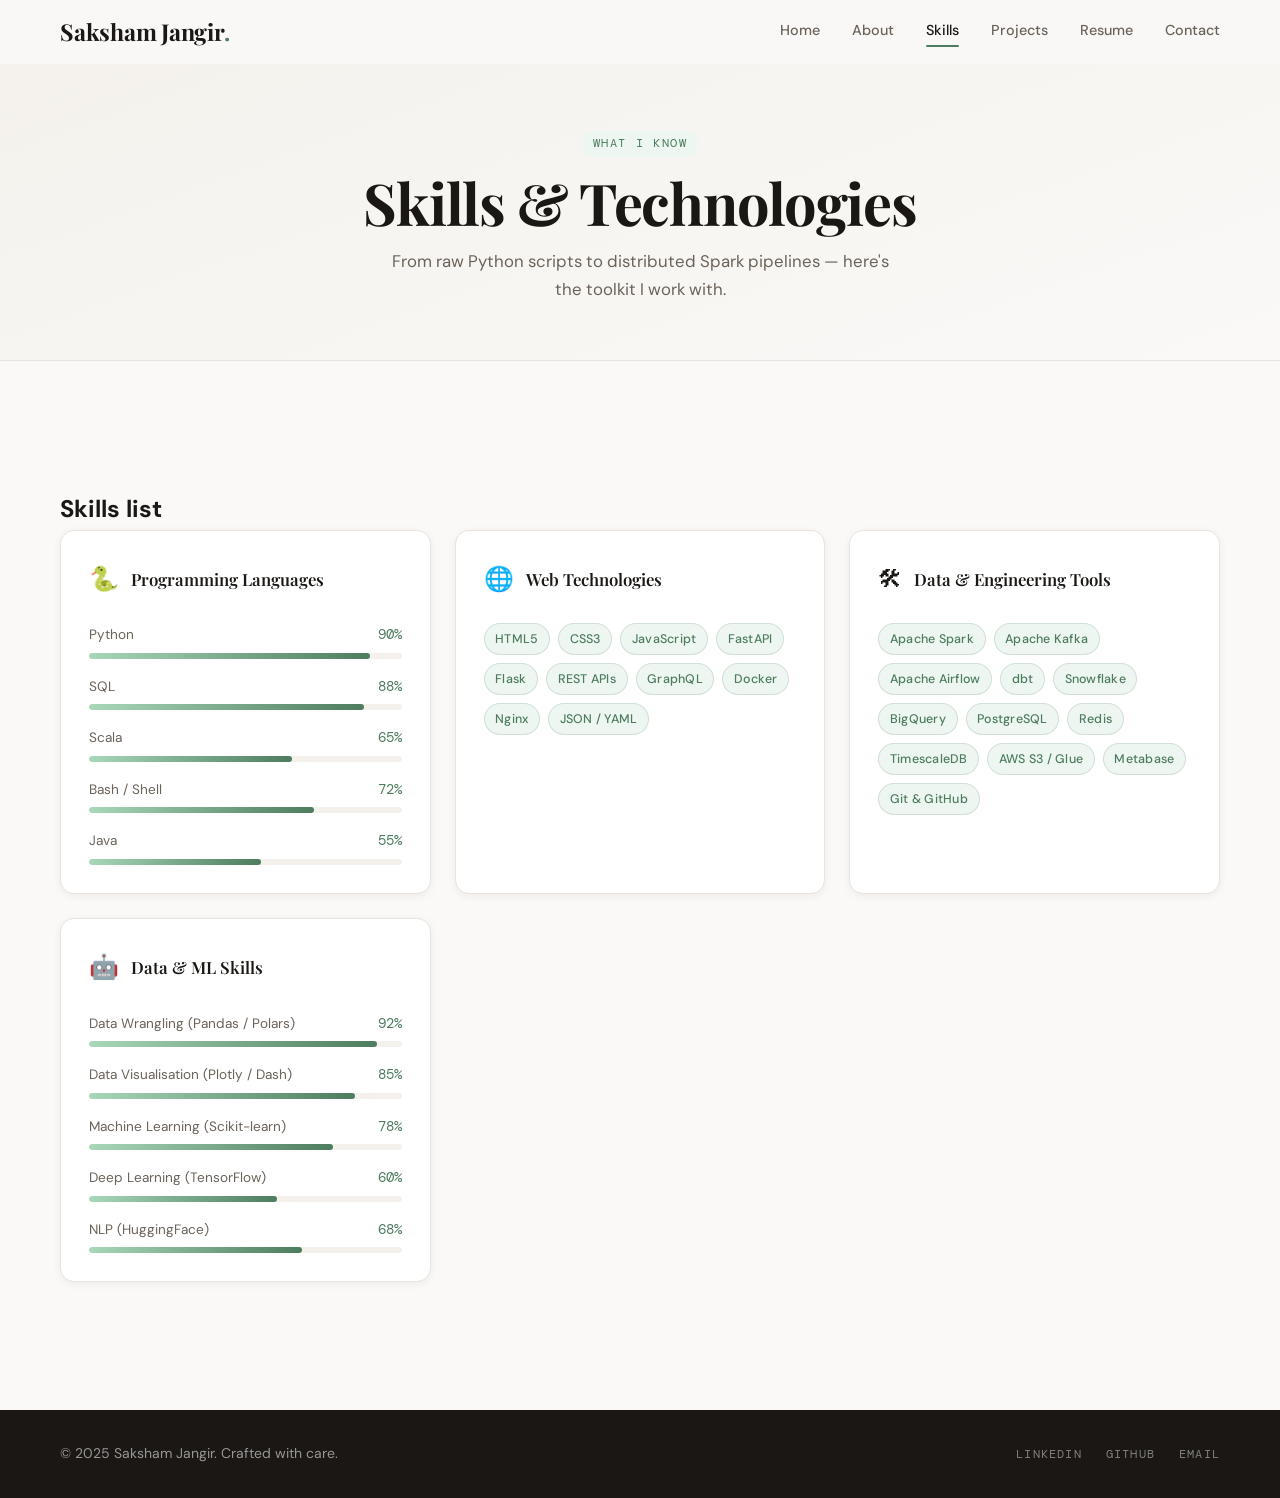
<file: skills.html>
<!DOCTYPE html>
<html lang="en">
<head>
  <meta charset="UTF-8" />
  <meta name="viewport" content="width=device-width, initial-scale=1.0" />
  <meta name="description" content="Skills & Technologies — Saksham Jangir. Python, SQL, Spark, dbt, machine learning, and more." />
  <meta name="keywords"    content="Skills, Python, SQL, Apache Spark, dbt, Machine Learning, Data Engineering" />
  <meta name="author"      content="Saksham Jangir" />
  <meta property="og:title"       content="Skills — Saksham Jangir" />
  <meta property="og:description" content="Technical skills: programming languages, data tools, cloud platforms, and ML." />
  <meta property="og:type"        content="website" />
  <link rel="icon" type="image/svg+xml" href="assets/favicon.svg" />

  <title>Skills — Saksham Jangir</title>

  <link rel="preconnect" href="https://fonts.googleapis.com" />
  <link rel="preconnect" href="https://fonts.gstatic.com" crossorigin />
  <link href="https://fonts.googleapis.com/css2?family=Playfair+Display:ital,wght@0,400;0,600;0,700;1,400&family=DM+Sans:wght@300;400;500;600&family=DM+Mono:wght@400;500&display=swap" rel="stylesheet" />
  <link rel="stylesheet" href="css/styles.css" />
</head>
<body>

  <!-- ── NAVBAR ──────────────────────────────────────────── -->
  <header class="navbar" id="navbar">
    <div class="nav-container">
      <a href="index.html" class="nav-logo" aria-label="Saksham Jangir — Home">Saksham Jangir<span>.</span></a>
      <nav class="nav-links" id="navLinks" aria-label="Main navigation">
        <a href="index.html"    class="nav-link">Home</a>
        <a href="about.html"    class="nav-link">About</a>
        <a href="skills.html"   class="nav-link">Skills</a>
        <a href="projects.html" class="nav-link">Projects</a>
        <a href="resume.html"   class="nav-link">Resume</a>
        <a href="contact.html"  class="nav-link">Contact</a>
      </nav>
      <button class="hamburger" id="hamburger" aria-label="Toggle navigation menu" aria-expanded="false" aria-controls="navLinks">
        <span></span><span></span><span></span>
      </button>
    </div>
  </header>

  <main>

    <!-- ── PAGE HERO BANNER ──────────────────────────────── -->
    <section class="page-hero" aria-labelledby="page-title">
      <div class="container">
        <span class="section-tag">What I Know</span>
        <h1 class="page-hero-title" id="page-title">Skills &amp; Technologies</h1>
        <p class="page-hero-sub">
          From raw Python scripts to distributed Spark pipelines — here's the toolkit I work with.
        </p>
      </div>
    </section>

    <!-- ── SKILLS GRID ───────────────────────────────────── -->
    <section class="section" aria-labelledby="skills-heading">
      <div class="container">
        <h2 class="sr-only" id="skills-heading">Skills list</h2>

        <div class="skills-grid">

          <!-- Card 1: Programming Languages -->
          <article class="skill-card reveal" aria-label="Programming Languages">
            <div class="skill-card-header">
              <span class="skill-icon" aria-hidden="true">🐍</span>
              <h3>Programming Languages</h3>
            </div>
            <div class="skill-list">
              <div class="skill-item">
                <div class="skill-meta"><span>Python</span><span>90%</span></div>
                <div class="progress-track" role="progressbar" aria-valuenow="90" aria-valuemin="0" aria-valuemax="100" aria-label="Python skill level 90%">
                  <div class="progress-bar" data-width="90"></div>
                </div>
              </div>
              <div class="skill-item">
                <div class="skill-meta"><span>SQL</span><span>88%</span></div>
                <div class="progress-track" role="progressbar" aria-valuenow="88" aria-valuemin="0" aria-valuemax="100" aria-label="SQL skill level 88%">
                  <div class="progress-bar" data-width="88"></div>
                </div>
              </div>
              <div class="skill-item">
                <div class="skill-meta"><span>Scala</span><span>65%</span></div>
                <div class="progress-track" role="progressbar" aria-valuenow="65" aria-valuemin="0" aria-valuemax="100" aria-label="Scala skill level 65%">
                  <div class="progress-bar" data-width="65"></div>
                </div>
              </div>
              <div class="skill-item">
                <div class="skill-meta"><span>Bash / Shell</span><span>72%</span></div>
                <div class="progress-track" role="progressbar" aria-valuenow="72" aria-valuemin="0" aria-valuemax="100" aria-label="Bash skill level 72%">
                  <div class="progress-bar" data-width="72"></div>
                </div>
              </div>
              <div class="skill-item">
                <div class="skill-meta"><span>Java</span><span>55%</span></div>
                <div class="progress-track" role="progressbar" aria-valuenow="55" aria-valuemin="0" aria-valuemax="100" aria-label="Java skill level 55%">
                  <div class="progress-bar" data-width="55"></div>
                </div>
              </div>
            </div>
          </article>

          <!-- Card 2: Web Technologies -->
          <article class="skill-card reveal" aria-label="Web Technologies">
            <div class="skill-card-header">
              <span class="skill-icon" aria-hidden="true">🌐</span>
              <h3>Web Technologies</h3>
            </div>
            <div class="skill-badges" aria-label="Web technology badges">
              <span class="badge">HTML5</span>
              <span class="badge">CSS3</span>
              <span class="badge">JavaScript</span>
              <span class="badge">FastAPI</span>
              <span class="badge">Flask</span>
              <span class="badge">REST APIs</span>
              <span class="badge">GraphQL</span>
              <span class="badge">Docker</span>
              <span class="badge">Nginx</span>
              <span class="badge">JSON / YAML</span>
            </div>
          </article>

          <!-- Card 3: Data Engineering Tools -->
          <article class="skill-card reveal" aria-label="Data Engineering Tools">
            <div class="skill-card-header">
              <span class="skill-icon" aria-hidden="true">🛠</span>
              <h3>Data &amp; Engineering Tools</h3>
            </div>
            <div class="skill-badges" aria-label="Data tool badges">
              <span class="badge">Apache Spark</span>
              <span class="badge">Apache Kafka</span>
              <span class="badge">Apache Airflow</span>
              <span class="badge">dbt</span>
              <span class="badge">Snowflake</span>
              <span class="badge">BigQuery</span>
              <span class="badge">PostgreSQL</span>
              <span class="badge">Redis</span>
              <span class="badge">TimescaleDB</span>
              <span class="badge">AWS S3 / Glue</span>
              <span class="badge">Metabase</span>
              <span class="badge">Git &amp; GitHub</span>
            </div>
          </article>

          <!-- Card 4: Data & ML Skills -->
          <article class="skill-card reveal" aria-label="Data and Machine Learning Skills">
            <div class="skill-card-header">
              <span class="skill-icon" aria-hidden="true">🤖</span>
              <h3>Data &amp; ML Skills</h3>
            </div>
            <div class="skill-list">
              <div class="skill-item">
                <div class="skill-meta"><span>Data Wrangling (Pandas / Polars)</span><span>92%</span></div>
                <div class="progress-track" role="progressbar" aria-valuenow="92" aria-valuemin="0" aria-valuemax="100" aria-label="Data Wrangling skill level 92%">
                  <div class="progress-bar" data-width="92"></div>
                </div>
              </div>
              <div class="skill-item">
                <div class="skill-meta"><span>Data Visualisation (Plotly / Dash)</span><span>85%</span></div>
                <div class="progress-track" role="progressbar" aria-valuenow="85" aria-valuemin="0" aria-valuemax="100" aria-label="Data Visualisation skill level 85%">
                  <div class="progress-bar" data-width="85"></div>
                </div>
              </div>
              <div class="skill-item">
                <div class="skill-meta"><span>Machine Learning (Scikit-learn)</span><span>78%</span></div>
                <div class="progress-track" role="progressbar" aria-valuenow="78" aria-valuemin="0" aria-valuemax="100" aria-label="Machine Learning skill level 78%">
                  <div class="progress-bar" data-width="78"></div>
                </div>
              </div>
              <div class="skill-item">
                <div class="skill-meta"><span>Deep Learning (TensorFlow)</span><span>60%</span></div>
                <div class="progress-track" role="progressbar" aria-valuenow="60" aria-valuemin="0" aria-valuemax="100" aria-label="Deep Learning skill level 60%">
                  <div class="progress-bar" data-width="60"></div>
                </div>
              </div>
              <div class="skill-item">
                <div class="skill-meta"><span>NLP (HuggingFace)</span><span>68%</span></div>
                <div class="progress-track" role="progressbar" aria-valuenow="68" aria-valuemin="0" aria-valuemax="100" aria-label="NLP skill level 68%">
                  <div class="progress-bar" data-width="68"></div>
                </div>
              </div>
            </div>
          </article>

        </div><!-- /skills-grid -->
      </div>
    </section>

  </main>

  <!-- ── FOOTER ──────────────────────────────────────────── -->
  <footer class="footer" aria-label="Site footer">
    <div class="footer-inner">
      <p class="footer-copy">© 2025 Saksham Jangir. Crafted with care.</p>
      <div class="footer-socials">
        <a href="https://linkedin.com/in/yourprofile" target="_blank" rel="noopener noreferrer" aria-label="LinkedIn">LinkedIn</a>
        <a href="https://github.com/yourprofile"       target="_blank" rel="noopener noreferrer" aria-label="GitHub">GitHub</a>
        <a href="mailto:alex@example.com"              aria-label="Email">Email</a>
      </div>
    </div>
  </footer>

  <script src="js/script.js"></script>
</body>
</html>
</file>
<file: css/styles.css>
/* ==========================================================
   PORTFOLIO — css/styles.css
   
   Table of Contents:
   01. CSS Custom Properties (Design Tokens)
   02. Reset & Base
   03. Utility Classes
   04. Scroll Reveal Animation
   05. Buttons
   06. Navbar
   07. Page Hero Banner (inner pages)
   08. Footer
   09. HOME — Hero Section
   10. ABOUT Page
   11. SKILLS Page
   12. PROJECTS Page
   13. RESUME Page
   14. CONTACT Page
   15. Responsive Breakpoints
   ========================================================== */


/* ──────────────────────────────────────────────────────────
   01. CSS CUSTOM PROPERTIES (Design Tokens)
   ────────────────────────────────────────────────────────── */
:root {
  /* Colour Palette */
  --bg:              #faf9f7;   /* warm white page background   */
  --bg-tint:         #f4f1ec;   /* slightly warmer tint         */
  --surface:         #ffffff;   /* card / panel background      */
  --border:          #e8e3dc;   /* subtle dividers              */
  --text-primary:    #1a1714;   /* headings                     */
  --text-secondary:  #6b635a;   /* body copy                    */
  --text-tertiary:   #9e9189;   /* captions, muted labels       */
  --accent:          #4d7c5f;   /* sage green — primary accent  */
  --accent-light:    #a8d8b9;   /* light sage                   */
  --accent-mid:      #7db898;   /* mid sage                     */
  --accent-bg:       #eef6f1;   /* tinted accent background     */

  /* Typography */
  --font-display: 'Playfair Display', Georgia, serif;
  --font-body:    'DM Sans', system-ui, sans-serif;
  --font-mono:    'DM Mono', monospace;

  /* Layout */
  --container:    1160px;
  --section-pad:  clamp(4rem, 10vw, 8rem);
  --nav-h:        64px;         /* navbar height                */

  /* Shape */
  --radius:    14px;
  --radius-sm:  8px;
  --radius-xs:  4px;

  /* Elevation */
  --shadow-sm: 0 2px  8px  rgba(26, 23, 20, .06);
  --shadow-md: 0 8px  32px rgba(26, 23, 20, .10);
  --shadow-lg: 0 20px 60px rgba(26, 23, 20, .12);

  /* Motion */
  --ease: cubic-bezier(.4, 0, .2, 1);
  --dur:  260ms;
}


/* ──────────────────────────────────────────────────────────
   02. RESET & BASE
   ────────────────────────────────────────────────────────── */
*, *::before, *::after {
  box-sizing: border-box;
  margin: 0;
  padding: 0;
}

html {
  scroll-behavior: smooth;
  font-size: 16px;
}

body {
  font-family: var(--font-body);
  background-color: var(--bg);
  color: var(--text-primary);
  line-height: 1.7;
  -webkit-font-smoothing: antialiased;
  overflow-x: hidden;
}

img {
  display: block;
  max-width: 100%;
  height: auto;
}

a {
  text-decoration: none;
  color: inherit;
}

ul  { list-style: none; }
button, input, textarea { font: inherit; }
input, textarea { background: transparent; }


/* ──────────────────────────────────────────────────────────
   03. UTILITY CLASSES
   ────────────────────────────────────────────────────────── */

/* Centered, max-width wrapper */
.container {
  width: min(var(--container), 100% - 3rem);
  margin-inline: auto;
}

/* Section vertical rhythm */
.section {
  padding-block: var(--section-pad);
}

/* Alternating tinted sections */
.section-tinted {
  background-color: var(--bg-tint);
}

/* Section heading group */
.section-header {
  text-align: center;
  margin-bottom: clamp(2.5rem, 6vw, 4rem);
}

/* Small pill label above section title */
.section-tag {
  display: inline-block;
  font-family: var(--font-mono);
  font-size: .72rem;
  letter-spacing: .14em;
  text-transform: uppercase;
  color: var(--accent);
  background: var(--accent-bg);
  padding: .3em .9em;
  border-radius: 100px;
  margin-bottom: .9rem;
}

/* Main section headings */
.section-title {
  font-family: var(--font-display);
  font-size: clamp(2rem, 5vw, 2.8rem);
  font-weight: 600;
  color: var(--text-primary);
  line-height: 1.2;
}


/* ──────────────────────────────────────────────────────────
   04. SCROLL REVEAL ANIMATION
   ────────────────────────────────────────────────────────── */

/* Initial hidden state — applied via HTML class */
.reveal {
  opacity: 0;
  transform: translateY(28px);
  transition: opacity .65s var(--ease), transform .65s var(--ease);
}

/* JS adds .visible when element enters viewport */
.reveal.visible {
  opacity: 1;
  transform: translateY(0);
}

/* Stagger helpers */
.reveal-delay   { transition-delay: .12s; }
.reveal-delay-2 { transition-delay: .24s; }
.reveal-delay-3 { transition-delay: .36s; }


/* ──────────────────────────────────────────────────────────
   05. BUTTONS
   ────────────────────────────────────────────────────────── */
.btn {
  display: inline-flex;
  align-items: center;
  gap: .5rem;
  padding: .75rem 1.75rem;
  border-radius: 100px;
  font-weight: 500;
  font-size: .95rem;
  cursor: pointer;
  border: none;
  transition:
    transform  var(--dur) var(--ease),
    box-shadow var(--dur) var(--ease),
    background var(--dur) var(--ease),
    color      var(--dur) var(--ease);
}

.btn:hover          { transform: translateY(-2px); }
.btn:active         { transform: translateY(0);    }
.btn:focus-visible  { outline: 2px solid var(--accent); outline-offset: 3px; }

/* Filled primary */
.btn-primary {
  background: var(--accent);
  color: #fff;
  box-shadow: 0 4px 16px rgba(77, 124, 95, .25);
}
.btn-primary:hover {
  background: #3d6b50;
  box-shadow: 0 8px 24px rgba(77, 124, 95, .35);
}

/* Ghost / outline */
.btn-outline {
  background: transparent;
  color: var(--text-primary);
  box-shadow: inset 0 0 0 1.5px var(--border);
}
.btn-outline:hover {
  box-shadow: inset 0 0 0 1.5px var(--text-primary);
  background: rgba(26, 23, 20, .04);
}

/* Size modifier */
.btn-lg {
  padding: 1rem 2.25rem;
  font-size: 1rem;
}


/* ──────────────────────────────────────────────────────────
   06. NAVBAR
   ────────────────────────────────────────────────────────── */
.navbar {
  position: fixed;
  top: 0; left: 0; right: 0;
  z-index: 900;
  height: var(--nav-h);
  background: rgba(250, 249, 247, .88);
  backdrop-filter: blur(18px);
  -webkit-backdrop-filter: blur(18px);
  border-bottom: 1px solid transparent;
  transition:
    border-color var(--dur) var(--ease),
    box-shadow   var(--dur) var(--ease);
}

/* JS adds this class after scrolling 10px */
.navbar.scrolled {
  border-bottom-color: var(--border);
  box-shadow: var(--shadow-sm);
}

.nav-container {
  display: flex;
  align-items: center;
  justify-content: space-between;
  width: min(var(--container), 100% - 3rem);
  height: 100%;
  margin-inline: auto;
}

/* Logo */
.nav-logo {
  font-family: var(--font-display);
  font-size: 1.45rem;
  font-weight: 700;
  color: var(--text-primary);
  letter-spacing: -.01em;
}
.nav-logo span { color: var(--accent); }

/* Desktop nav links */
.nav-links {
  display: flex;
  align-items: center;
  gap: 2rem;
}

.nav-link {
  position: relative;
  font-size: .9rem;
  font-weight: 500;
  color: var(--text-secondary);
  padding-bottom: 2px;
  transition: color var(--dur) var(--ease);
}

/* Animated underline */
.nav-link::after {
  content: '';
  position: absolute;
  bottom: -2px; left: 0;
  width: 0; height: 1.5px;
  background: var(--accent);
  transition: width var(--dur) var(--ease);
  border-radius: 2px;
}

.nav-link:hover,
.nav-link.active {
  color: var(--text-primary);
}

.nav-link:hover::after,
.nav-link.active::after {
  width: 100%;
}

/* Hamburger button (mobile) */
.hamburger {
  display: none;
  flex-direction: column;
  justify-content: space-between;
  width: 26px;
  height: 18px;
  background: none;
  border: none;
  cursor: pointer;
  padding: 0;
  flex-shrink: 0;
}

.hamburger span {
  display: block;
  height: 2px;
  background: var(--text-primary);
  border-radius: 2px;
  transition:
    transform var(--dur) var(--ease),
    opacity   var(--dur) var(--ease);
}

/* X shape when open */
.hamburger.open span:nth-child(1) { transform: translateY(8px)  rotate(45deg); }
.hamburger.open span:nth-child(2) { opacity: 0; }
.hamburger.open span:nth-child(3) { transform: translateY(-8px) rotate(-45deg); }


/* ──────────────────────────────────────────────────────────
   07. PAGE HERO BANNER (used on inner pages: About, Skills…)
   ────────────────────────────────────────────────────────── */
.page-hero {
  padding-top: calc(var(--nav-h) + 4rem);
  padding-bottom: 3.5rem;
  text-align: center;
  background: linear-gradient(160deg, var(--bg-tint) 0%, var(--bg) 100%);
  border-bottom: 1px solid var(--border);
}

.page-hero-tag  { /* reuses .section-tag */ }

.page-hero-title {
  font-family: var(--font-display);
  font-size: clamp(2.4rem, 6vw, 3.6rem);
  font-weight: 700;
  letter-spacing: -.02em;
  line-height: 1.1;
  color: var(--text-primary);
  margin-bottom: .75rem;
}

.page-hero-sub {
  font-size: 1.05rem;
  color: var(--text-secondary);
  max-width: 520px;
  margin-inline: auto;
}


/* ──────────────────────────────────────────────────────────
   08. FOOTER
   ────────────────────────────────────────────────────────── */
.footer {
  background: var(--text-primary);
  color: rgba(255, 255, 255, .55);
  padding-block: 2rem;
}

.footer-inner {
  display: flex;
  align-items: center;
  justify-content: space-between;
  flex-wrap: wrap;
  gap: 1rem;
  width: min(var(--container), 100% - 3rem);
  margin-inline: auto;
}

.footer-copy {
  font-size: .875rem;
}

.footer-socials {
  display: flex;
  gap: 1.5rem;
}

.footer-socials a {
  font-family: var(--font-mono);
  font-size: .75rem;
  letter-spacing: .1em;
  text-transform: uppercase;
  color: rgba(255, 255, 255, .45);
  transition: color var(--dur) var(--ease);
}

.footer-socials a:hover { color: var(--accent-light); }


/* ──────────────────────────────────────────────────────────
   09. HOME PAGE — Hero Section
   ────────────────────────────────────────────────────────── */
.hero {
  min-height: 100dvh;
  display: flex;
  align-items: center;
  justify-content: center;
  padding-top: var(--nav-h);
  padding-bottom: 4rem;
  padding-inline: max(1.5rem, (100% - var(--container)) / 2);
  gap: 4rem;
  flex-wrap: wrap;
  position: relative;
  overflow: hidden;
}

/* Ambient background blobs */
.hero-bg-blob {
  position: absolute;
  border-radius: 50%;
  filter: blur(80px);
  pointer-events: none;
  opacity: .42;
  z-index: 0;
}

.blob-1 {
  width: 540px; height: 540px;
  background: radial-gradient(circle, #c8e6d4 0%, transparent 70%);
  top: -100px; right: -80px;
  animation: blobFloat 14s ease-in-out infinite alternate;
}

.blob-2 {
  width: 400px; height: 400px;
  background: radial-gradient(circle, #f5d6a8 0%, transparent 70%);
  bottom: -60px; left: -80px;
  animation: blobFloat 18s ease-in-out infinite alternate-reverse;
}

@keyframes blobFloat {
  from { transform: translate(0, 0)     scale(1);    }
  to   { transform: translate(30px, 20px) scale(1.06); }
}

/* Text column */
.hero-content {
  flex: 1;
  min-width: min(340px, 100%);
  max-width: 620px;
  position: relative;
  z-index: 1;
}

.hero-eyebrow {
  font-family: var(--font-mono);
  font-size: .8rem;
  letter-spacing: .12em;
  text-transform: uppercase;
  color: var(--accent);
  margin-bottom: .8rem;
}

.hero-name {
  font-family: var(--font-display);
  font-size: clamp(3rem, 8vw, 5.5rem);
  font-weight: 700;
  line-height: 1.05;
  letter-spacing: -.02em;
  color: var(--text-primary);
  margin-bottom: .65rem;
}

.hero-role {
  font-family: var(--font-display);
  font-size: clamp(1.1rem, 2.5vw, 1.45rem);
  font-weight: 400;
  font-style: italic;
  color: var(--text-secondary);
  margin-bottom: 1.25rem;
}

.amp { color: var(--accent); font-style: normal; }

.hero-bio {
  font-size: 1.05rem;
  color: var(--text-secondary);
  max-width: 520px;
  margin-bottom: 2rem;
  line-height: 1.85;
}

.hero-cta {
  display: flex;
  flex-wrap: wrap;
  gap: 1rem;
}

/* Avatar column */
.hero-image {
  position: relative;
  z-index: 1;
  flex-shrink: 0;
}

/* Spinning gradient ring around avatar */
.avatar-ring {
  width: clamp(200px, 28vw, 280px);
  height: clamp(200px, 28vw, 280px);
  border-radius: 50%;
  padding: 5px;
  background: conic-gradient(from 0deg, var(--accent-light), var(--accent), var(--accent-light));
  animation: ringRotate 12s linear infinite;
}

@keyframes ringRotate { to { transform: rotate(360deg); } }

.avatar-img {
  width: 100%; height: 100%;
  border-radius: 50%;
  object-fit: cover;
  border: 4px solid var(--bg);
  /* counter-rotate so image stays upright */
  animation: ringRotate 12s linear infinite reverse;
}

.avatar-badge {
  position: absolute;
  bottom: 8px; right: -12px;
  background: var(--surface);
  border: 1px solid var(--border);
  border-radius: 100px;
  padding: .45rem 1rem;
  font-size: .8rem;
  font-weight: 500;
  box-shadow: var(--shadow-sm);
  white-space: nowrap;
}


/* ──────────────────────────────────────────────────────────
   10. ABOUT PAGE
   ────────────────────────────────────────────────────────── */

/* Two-column grid */
.about-grid {
  display: grid;
  grid-template-columns: 1fr 1fr;
  gap: 3rem;
  align-items: start;
}

.about-text h3 {
  font-family: var(--font-display);
  font-size: 1.6rem;
  font-weight: 600;
  line-height: 1.3;
  margin-bottom: 1rem;
}

.about-text p {
  color: var(--text-secondary);
  margin-bottom: 1rem;
}

/* Icon + text rows */
.about-highlights {
  display: flex;
  flex-direction: column;
  gap: .75rem;
  margin-top: 1.5rem;
}

.highlight-item {
  display: flex;
  align-items: flex-start;
  gap: .75rem;
  font-size: .93rem;
  color: var(--text-secondary);
}

.highlight-icon {
  font-size: 1.1rem;
  flex-shrink: 0;
  margin-top: .05rem;
}

/* Goals + stats card */
.about-card {
  background: var(--surface);
  border: 1px solid var(--border);
  border-radius: var(--radius);
  padding: 2rem;
  box-shadow: var(--shadow-md);
}

.card-label {
  font-family: var(--font-mono);
  font-size: .72rem;
  letter-spacing: .12em;
  text-transform: uppercase;
  color: var(--accent);
  margin-bottom: 1.2rem;
}

.goal-list {
  display: flex;
  flex-direction: column;
  gap: .85rem;
  margin-bottom: 2rem;
}

.goal-list li {
  position: relative;
  padding-left: 1.4rem;
  font-size: .93rem;
  color: var(--text-secondary);
}

.goal-list li::before {
  content: '→';
  position: absolute;
  left: 0;
  color: var(--accent);
  font-size: .85rem;
}

/* Stats row inside card */
.stats-row {
  display: flex;
  gap: 1.5rem;
  padding-top: 1.5rem;
  border-top: 1px solid var(--border);
}

.stat         { flex: 1; text-align: center; }

.stat-num {
  display: block;
  font-family: var(--font-display);
  font-size: 2rem;
  font-weight: 700;
  color: var(--text-primary);
  line-height: 1;
}

.stat-label {
  font-size: .76rem;
  color: var(--text-tertiary);
  text-transform: uppercase;
  letter-spacing: .06em;
}

/* Education timeline */
.timeline {
  display: flex;
  flex-direction: column;
  gap: 0;
  margin-top: 3rem;
}

.timeline-item {
  position: relative;
  padding-left: 2rem;
  padding-bottom: 2.5rem;
  border-left: 2px solid var(--border);
}

.timeline-item:last-child {
  border-left-color: transparent;
  padding-bottom: 0;
}

/* Dot on the timeline line */
.timeline-item::before {
  content: '';
  position: absolute;
  left: -5px; top: 6px;
  width: 8px; height: 8px;
  border-radius: 50%;
  background: var(--accent);
  border: 2px solid var(--bg);
  box-shadow: 0 0 0 2px var(--accent);
}

.timeline-date {
  font-family: var(--font-mono);
  font-size: .72rem;
  color: var(--accent);
  letter-spacing: .08em;
  margin-bottom: .35rem;
}

.timeline-title {
  font-family: var(--font-display);
  font-size: 1.05rem;
  font-weight: 600;
  margin-bottom: .25rem;
}

.timeline-sub {
  font-size: .88rem;
  color: var(--text-secondary);
}


/* ──────────────────────────────────────────────────────────
   11. SKILLS PAGE
   ────────────────────────────────────────────────────────── */
.skills-grid {
  display: grid;
  grid-template-columns: repeat(auto-fit, minmax(280px, 1fr));
  gap: 1.5rem;
}

.skill-card {
  background: var(--surface);
  border: 1px solid var(--border);
  border-radius: var(--radius);
  padding: 1.75rem;
  box-shadow: var(--shadow-sm);
  transition:
    transform   var(--dur) var(--ease),
    box-shadow  var(--dur) var(--ease);
}

.skill-card:hover {
  transform: translateY(-4px);
  box-shadow: var(--shadow-md);
}

.skill-card-header {
  display: flex;
  align-items: center;
  gap: .75rem;
  margin-bottom: 1.5rem;
}

.skill-icon { font-size: 1.5rem; }

.skill-card-header h3 {
  font-family: var(--font-display);
  font-size: 1.05rem;
  font-weight: 600;
}

/* Animated progress bars */
.skill-list {
  display: flex;
  flex-direction: column;
  gap: 1rem;
}

.skill-meta {
  display: flex;
  justify-content: space-between;
  margin-bottom: .4rem;
  font-size: .85rem;
  color: var(--text-secondary);
}

.skill-meta span:last-child {
  font-family: var(--font-mono);
  color: var(--accent);
}

.progress-track {
  height: 6px;
  background: var(--bg-tint);
  border-radius: 100px;
  overflow: hidden;
}

.progress-bar {
  height: 100%;
  width: 0;  /* animated to data-width% by JS */
  background: linear-gradient(90deg, var(--accent-light), var(--accent));
  border-radius: 100px;
  transition: width 1.2s var(--ease);
}

/* Skill badges grid */
.skill-badges {
  display: flex;
  flex-wrap: wrap;
  gap: .5rem;
}

.badge {
  font-size: .78rem;
  font-weight: 500;
  padding: .35em .85em;
  background: var(--accent-bg);
  color: var(--accent);
  border: 1px solid rgba(77, 124, 95, .18);
  border-radius: 100px;
  letter-spacing: .02em;
  transition:
    background var(--dur) var(--ease),
    color      var(--dur) var(--ease);
}

.badge:hover {
  background: var(--accent);
  color: #fff;
}


/* ──────────────────────────────────────────────────────────
   12. PROJECTS PAGE
   ────────────────────────────────────────────────────────── */
.projects-grid {
  display: grid;
  grid-template-columns: repeat(auto-fit, minmax(300px, 1fr));
  gap: 1.5rem;
}

.project-card {
  background: var(--surface);
  border: 1px solid var(--border);
  border-radius: var(--radius);
  overflow: hidden;
  display: flex;
  flex-direction: column;
  box-shadow: var(--shadow-sm);
  transition:
    transform   var(--dur) var(--ease),
    box-shadow  var(--dur) var(--ease);
}

.project-card:hover {
  transform: translateY(-6px);
  box-shadow: var(--shadow-lg);
}

/* Coloured top stripe — colour set via inline CSS var */
.project-accent {
  height: 5px;
  background: var(--card-accent, var(--accent));
  opacity: .85;
}

.project-body {
  padding: 1.75rem 1.75rem 1rem;
  flex: 1;
}

.project-number {
  display: block;
  font-family: var(--font-mono);
  font-size: .72rem;
  color: var(--text-tertiary);
  letter-spacing: .08em;
  margin-bottom: .75rem;
}

.project-title {
  font-family: var(--font-display);
  font-size: 1.2rem;
  font-weight: 600;
  line-height: 1.3;
  margin-bottom: .65rem;
}

.project-desc {
  font-size: .9rem;
  color: var(--text-secondary);
  line-height: 1.75;
  margin-bottom: 1.2rem;
}

.project-stack {
  display: flex;
  flex-wrap: wrap;
  gap: .4rem;
}

.project-stack span {
  font-family: var(--font-mono);
  font-size: .72rem;
  color: var(--text-tertiary);
  background: var(--bg-tint);
  padding: .25em .7em;
  border-radius: var(--radius-xs);
}

.project-footer {
  padding: 1rem 1.75rem 1.5rem;
  border-top: 1px solid var(--border);
  display: flex;
  gap: 1rem;
}

.project-link {
  display: inline-flex;
  align-items: center;
  gap: .4rem;
  font-size: .85rem;
  font-weight: 500;
  color: var(--text-secondary);
  transition: color var(--dur) var(--ease);
}

.project-link:hover { color: var(--accent); }


/* ──────────────────────────────────────────────────────────
   13. RESUME PAGE
   ────────────────────────────────────────────────────────── */

/* Download CTA banner */
.resume-cta-banner {
  background: linear-gradient(135deg, #eef6f1, #f4f1ec);
  border: 1px solid var(--border);
  border-radius: var(--radius);
  padding: clamp(2.5rem, 6vw, 4rem);
  display: flex;
  align-items: center;
  justify-content: space-between;
  gap: 2rem;
  flex-wrap: wrap;
  box-shadow: var(--shadow-sm);
  margin-bottom: 4rem;
}

.resume-cta-text .section-title {
  text-align: left;
  margin-bottom: .75rem;
}

.resume-cta-text p { color: var(--text-secondary); max-width: 480px; }

/* Experience / education cards */
.resume-section-title {
  font-family: var(--font-display);
  font-size: 1.4rem;
  font-weight: 600;
  margin-bottom: 1.5rem;
  padding-bottom: .75rem;
  border-bottom: 2px solid var(--accent-bg);
  color: var(--text-primary);
}

.resume-grid {
  display: grid;
  grid-template-columns: 1fr 1fr;
  gap: 3rem;
  margin-bottom: 4rem;
}

.resume-entry {
  background: var(--surface);
  border: 1px solid var(--border);
  border-radius: var(--radius-sm);
  padding: 1.5rem;
  margin-bottom: 1rem;
  box-shadow: var(--shadow-sm);
  transition: box-shadow var(--dur) var(--ease);
}

.resume-entry:hover { box-shadow: var(--shadow-md); }

.resume-entry-header {
  display: flex;
  align-items: flex-start;
  justify-content: space-between;
  gap: 1rem;
  margin-bottom: .5rem;
  flex-wrap: wrap;
}

.resume-entry-title {
  font-weight: 600;
  font-size: 1rem;
  color: var(--text-primary);
}

.resume-entry-date {
  font-family: var(--font-mono);
  font-size: .72rem;
  color: var(--accent);
  white-space: nowrap;
  background: var(--accent-bg);
  padding: .2em .65em;
  border-radius: 100px;
}

.resume-entry-org {
  font-size: .88rem;
  color: var(--text-secondary);
  margin-bottom: .6rem;
}

.resume-entry-desc {
  font-size: .88rem;
  color: var(--text-tertiary);
  line-height: 1.7;
}

/* Certifications grid */
.cert-grid {
  display: grid;
  grid-template-columns: repeat(auto-fill, minmax(220px, 1fr));
  gap: 1rem;
}

.cert-card {
  display: flex;
  align-items: center;
  gap: 1rem;
  padding: 1rem 1.25rem;
  background: var(--surface);
  border: 1px solid var(--border);
  border-radius: var(--radius-sm);
  box-shadow: var(--shadow-sm);
  transition: transform var(--dur) var(--ease), box-shadow var(--dur) var(--ease);
}

.cert-card:hover {
  transform: translateY(-3px);
  box-shadow: var(--shadow-md);
}

.cert-icon  { font-size: 1.6rem; flex-shrink: 0; }
.cert-name  { font-size: .88rem; font-weight: 500; color: var(--text-primary); }
.cert-issuer { font-size: .78rem; color: var(--text-tertiary); }


/* ──────────────────────────────────────────────────────────
   14. CONTACT PAGE
   ────────────────────────────────────────────────────────── */
.contact-grid {
  display: grid;
  grid-template-columns: 1fr 1fr;
  gap: 4rem;
  align-items: start;
}

/* Form */
.contact-form {
  display: flex;
  flex-direction: column;
  gap: 1.25rem;
}

.form-group {
  display: flex;
  flex-direction: column;
  gap: .45rem;
}

.form-group label {
  font-size: .85rem;
  font-weight: 500;
  color: var(--text-secondary);
}

.form-group input,
.form-group textarea {
  padding: .85rem 1.1rem;
  border: 1.5px solid var(--border);
  border-radius: var(--radius-sm);
  background: var(--surface);
  color: var(--text-primary);
  font-size: .95rem;
  resize: vertical;
  transition:
    border-color var(--dur) var(--ease),
    box-shadow   var(--dur) var(--ease);
}

.form-group input:focus,
.form-group textarea:focus {
  outline: none;
  border-color: var(--accent);
  box-shadow: 0 0 0 3px rgba(77, 124, 95, .12);
}

.form-group input.error,
.form-group textarea.error {
  border-color: #e07070;
}

.form-status {
  font-size: .88rem;
  min-height: 1.4em;
  font-style: italic;
  color: var(--accent);
}

/* Info side */
.contact-info h3 {
  font-family: var(--font-display);
  font-size: 1.5rem;
  font-weight: 600;
  margin-bottom: .75rem;
}

.contact-info > p {
  color: var(--text-secondary);
  margin-bottom: 2rem;
  line-height: 1.85;
}

.social-links {
  display: flex;
  flex-direction: column;
  gap: 1rem;
}

.social-link {
  display: flex;
  align-items: center;
  gap: 1rem;
  font-weight: 500;
  font-size: .95rem;
  color: var(--text-secondary);
  transition: color var(--dur) var(--ease);
}

.social-link:hover { color: var(--accent); }

.social-icon {
  width: 46px; height: 46px;
  border-radius: 12px;
  border: 1px solid var(--border);
  background: var(--surface);
  display: flex;
  align-items: center;
  justify-content: center;
  box-shadow: var(--shadow-sm);
  flex-shrink: 0;
  transition:
    border-color var(--dur) var(--ease),
    box-shadow   var(--dur) var(--ease),
    transform    var(--dur) var(--ease);
}

.social-link:hover .social-icon {
  border-color: var(--accent);
  box-shadow: 0 4px 12px rgba(77, 124, 95, .18);
  transform: translateY(-2px);
}


/* ──────────────────────────────────────────────────────────
   15. RESPONSIVE BREAKPOINTS
   ────────────────────────────────────────────────────────── */

/* ── Tablet (≤ 960px) ── */
@media (max-width: 960px) {

  .about-grid,
  .contact-grid,
  .resume-grid {
    grid-template-columns: 1fr;
    gap: 2.5rem;
  }

  .resume-cta-banner {
    flex-direction: column;
    text-align: center;
  }

  .resume-cta-text .section-title { text-align: center; }

  .hero {
    flex-direction: column-reverse;
    text-align: center;
    padding-top: calc(var(--nav-h) + 2rem);
    gap: 2.5rem;
  }

  .hero-content {
    display: flex;
    flex-direction: column;
    align-items: center;
  }

  .hero-bio { text-align: center; }
  .hero-cta { justify-content: center; }
}

/* ── Mobile nav (≤ 700px) ── */
@media (max-width: 700px) {

  /* Hide desktop links, show hamburger */
  .nav-links {
    display: none;
    position: fixed;
    top: var(--nav-h); left: 0; right: 0;
    background: rgba(250, 249, 247, .97);
    backdrop-filter: blur(18px);
    flex-direction: column;
    align-items: center;
    gap: 0;
    border-bottom: 1px solid var(--border);
    padding: 1rem 0 1.5rem;
  }

  /* JS adds .open */
  .nav-links.open {
    display: flex;
    animation: mobileMenuSlide .28s var(--ease);
  }

  @keyframes mobileMenuSlide {
    from { opacity: 0; transform: translateY(-10px); }
    to   { opacity: 1; transform: translateY(0); }
  }

  .nav-link {
    padding: .75rem 2.5rem;
    font-size: 1rem;
    width: 100%;
    text-align: center;
  }

  .nav-link::after { display: none; }
  .hamburger       { display: flex; }

  /* Stack single-column grids */
  .projects-grid { grid-template-columns: 1fr; }
  .skills-grid   { grid-template-columns: 1fr; }
  .cert-grid     { grid-template-columns: 1fr; }
}

/* ── Small mobile (≤ 480px) ── */
@media (max-width: 480px) {

  .hero-name    { font-size: 3rem; }
  .avatar-ring  { width: 180px; height: 180px; }
  .stats-row    { gap: 1rem; }

  .footer-inner {
    flex-direction: column;
    text-align: center;
  }
}
</file>
